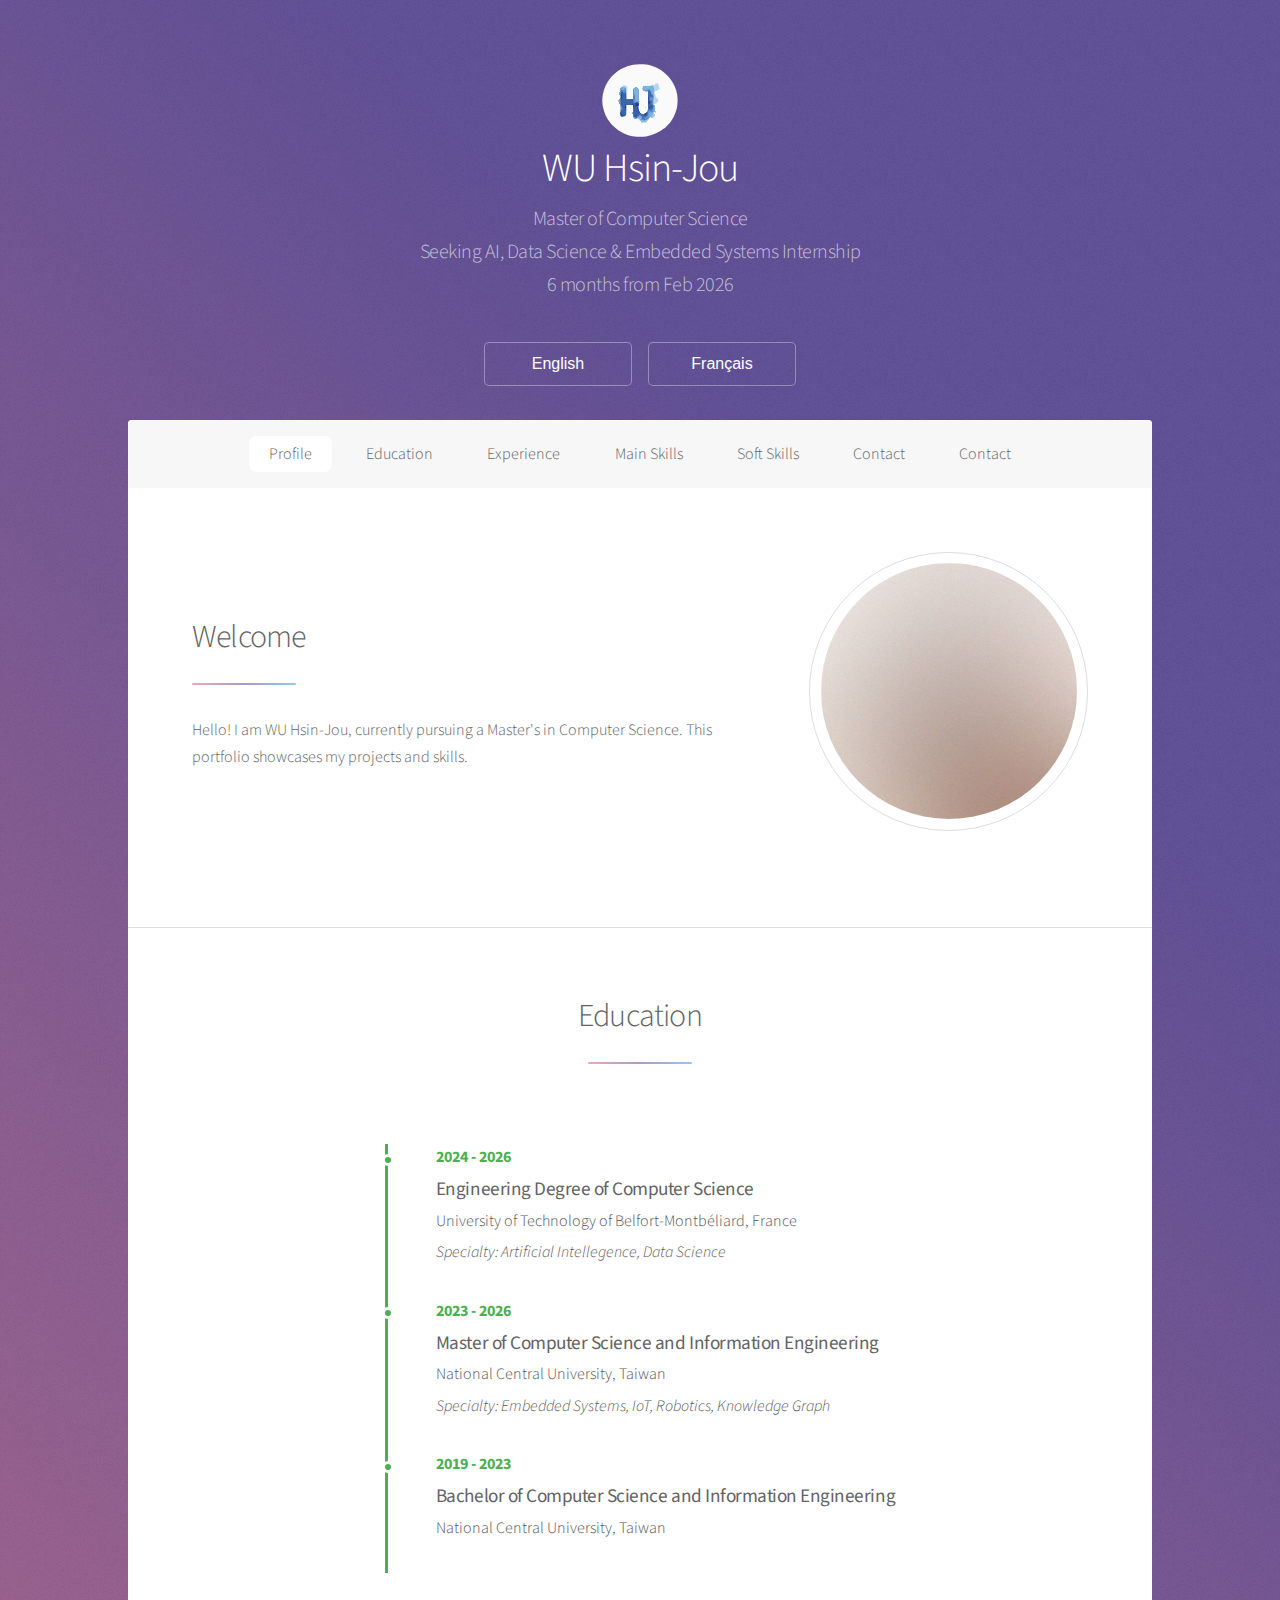
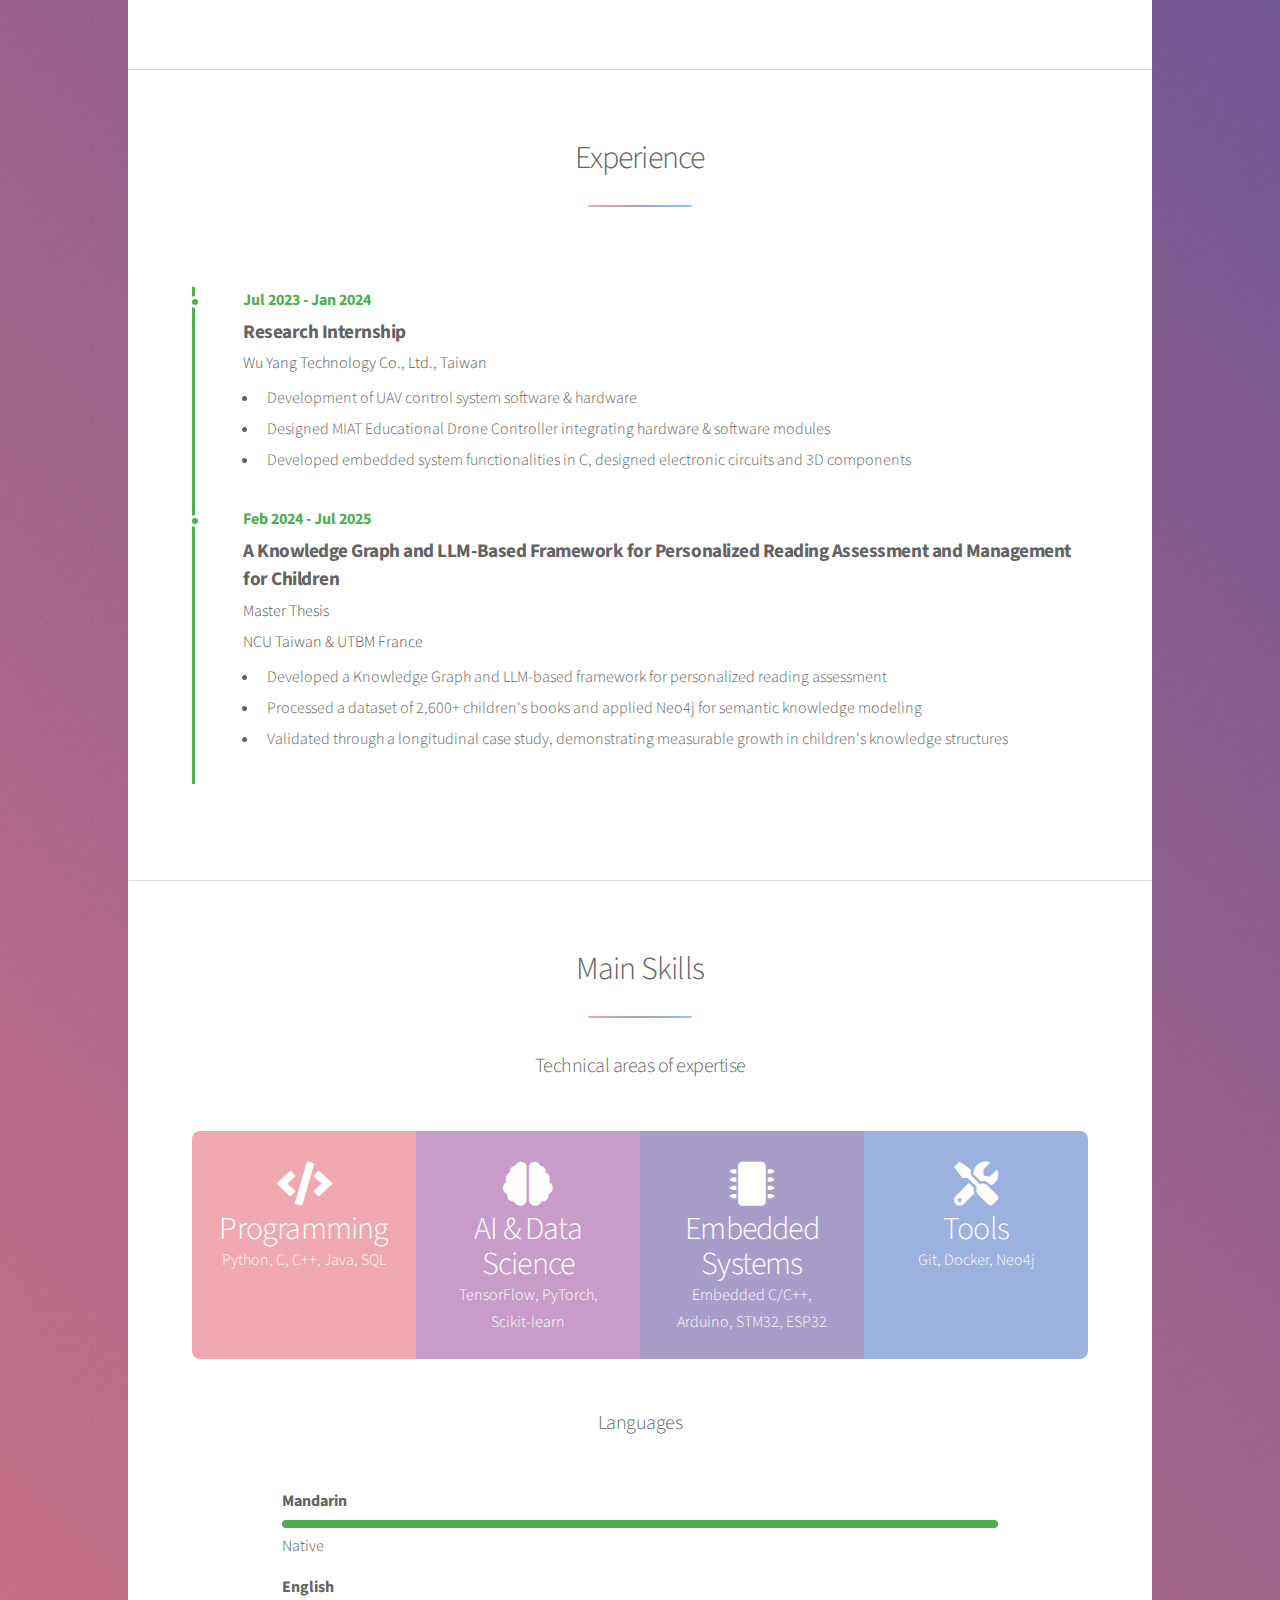
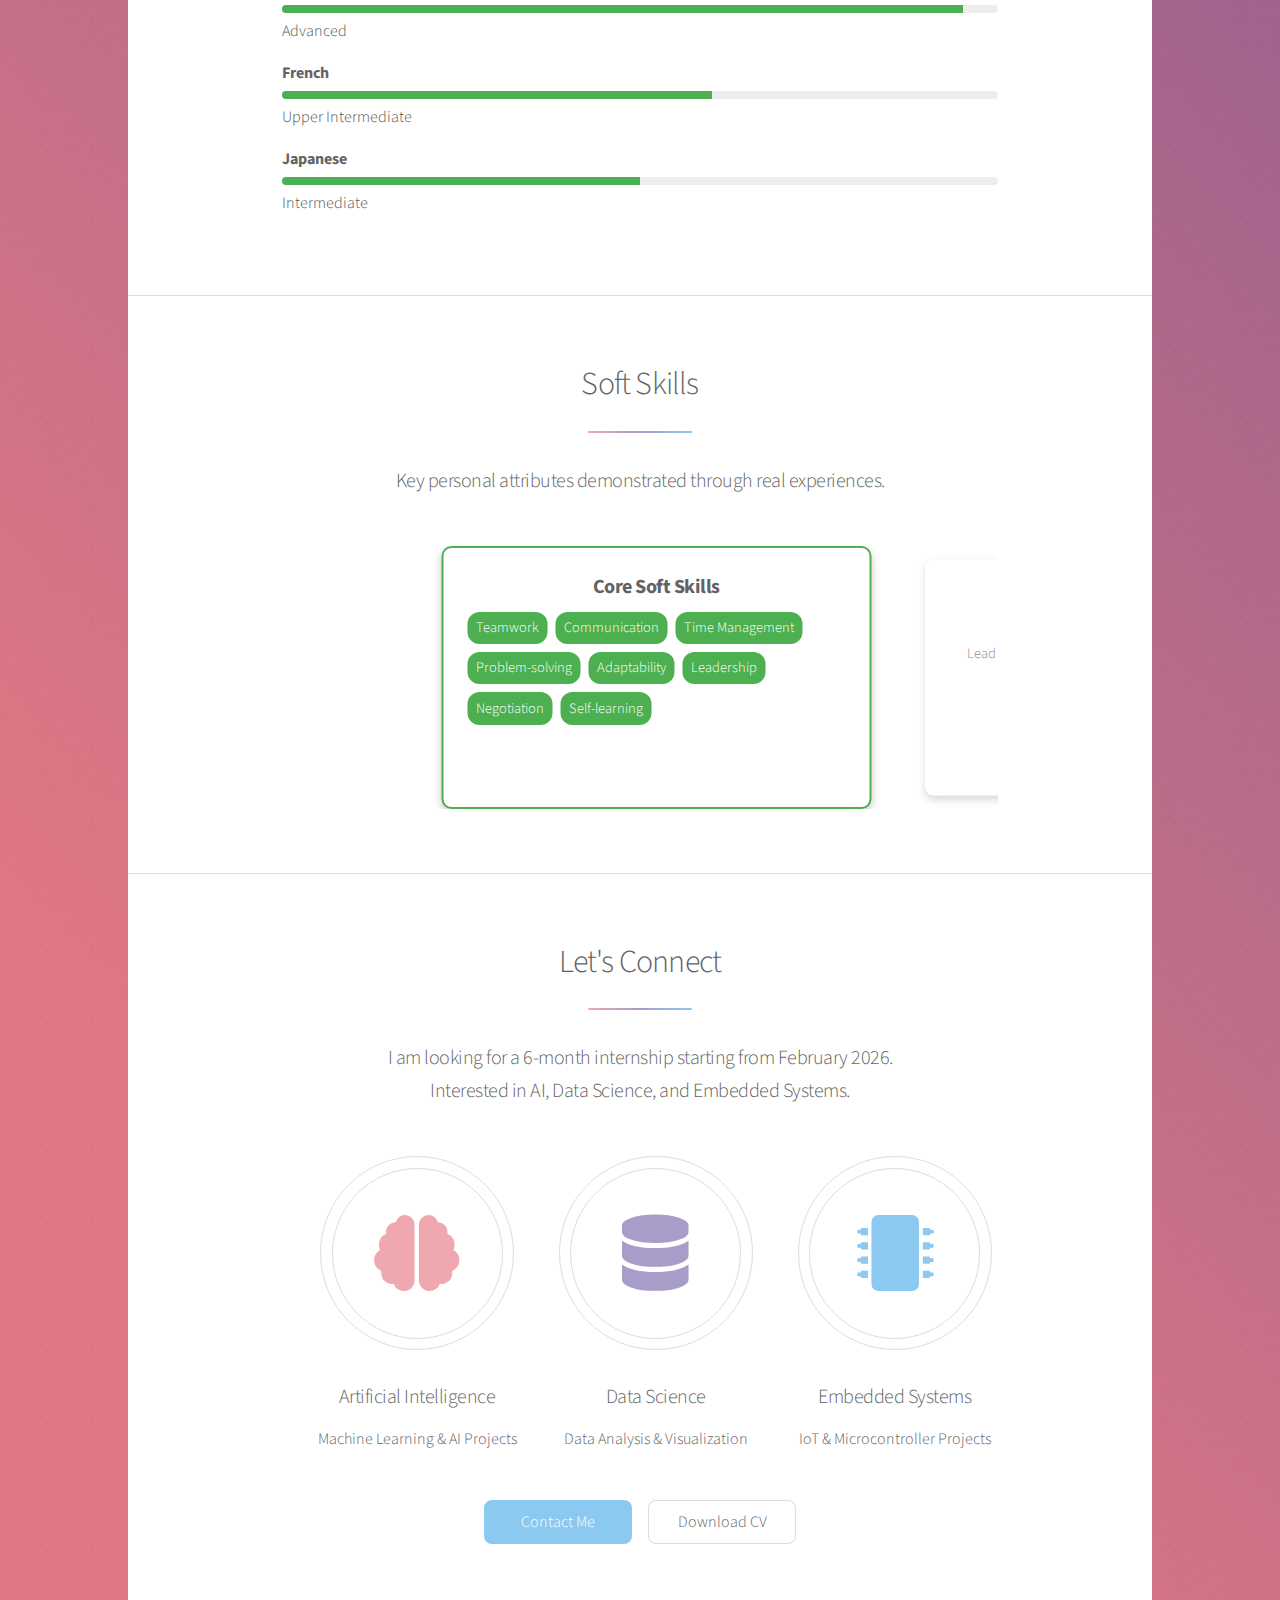
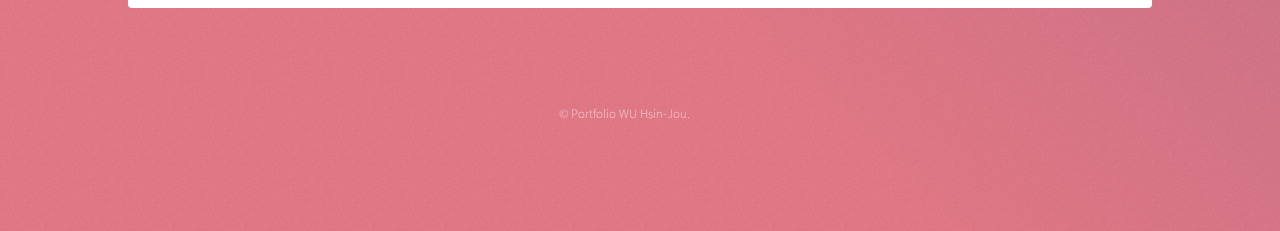
<file: index.html>
<!DOCTYPE HTML>
<html>
  <head>
    <title>Portfolio WU Hsin-Jou</title>
    <meta charset="utf-8" />
    <meta name="viewport" content="width=device-width, initial-scale=1, user-scalable=no" />
    <link rel="stylesheet" href="assets/css/main.css" />
	<link rel="stylesheet" href="assets/css/lang-switch.css" />
    <noscript><link rel="stylesheet" href="assets/css/noscript.css" /></noscript>
    <style>
      /* 確保 Header 在 main 上方 */
      #header {
        position: relative;
        z-index: 1000;
      }
    </style>
  </head>
  <body class="is-preload">
    <!-- Wrapper -->
    <div id="wrapper">

      <!-- Header -->
      <header id="header">
        <span class="logo"><img src="assets/images/HJ.svg" alt="" /></span>
        <h1>WU Hsin-Jou</h1>
        <p id="header-text">Master of Computer Science<br>
          Seeking AI, Data Science & Embedded Systems Internship<br>
          6 months from Feb 2026</p>

        <!-- 語言切換 -->
        <div class="lang-switch">
          <button onclick="loadLanguage('en')">English</button>
          <button onclick="loadLanguage('fr')">Français</button>
        </div>

      </header>

      <!-- Nav -->
      <nav id="nav">
        <ul>
          <li><a href="#profile" class="active">Profile</a></li>
          <li><a href="#education">Education</a></li>
          <li><a href="#experience">Experience</a></li>
          <li><a href="#mainSkills">Main Skills</a></li>
		      <li><a href="#softSkills">Soft Skills</a></li>
          <li><a href="#interests">Interests</a></li>
          <li><a href="#contact">Contact</a></li>
        </ul>
      </nav>

      <!-- Main (內容會動態載入) -->
      <div id="main"></div>

      <!-- Footer -->
      <footer id="footer">
        <p class="copyright">&copy; Portfolio WU Hsin-Jou.</p>
      </footer>

    </div>

    <!-- Scripts -->
    <script src="assets/js/main.js"></script>
    <script src="assets/js/lang.js"></script>
    <script src="assets/js/gallery.js"></script>
  </body>
</html>
</file>
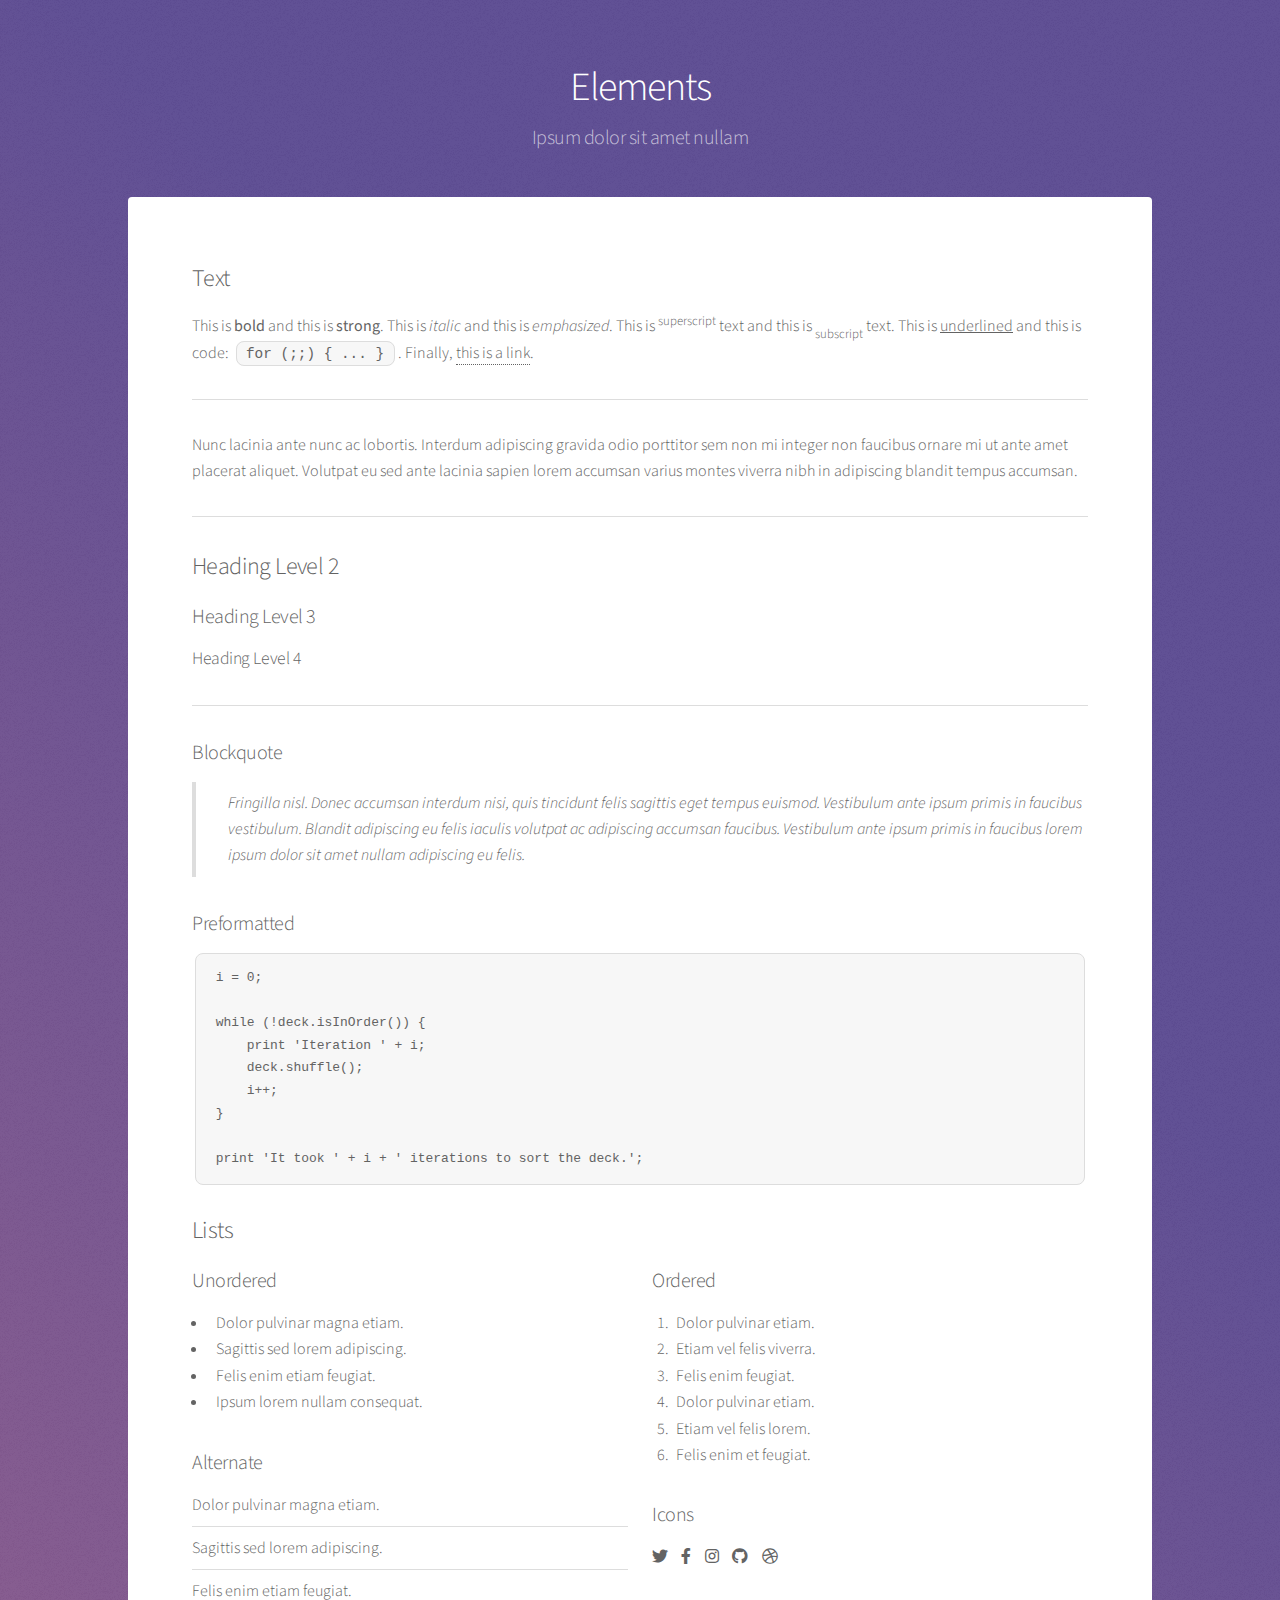
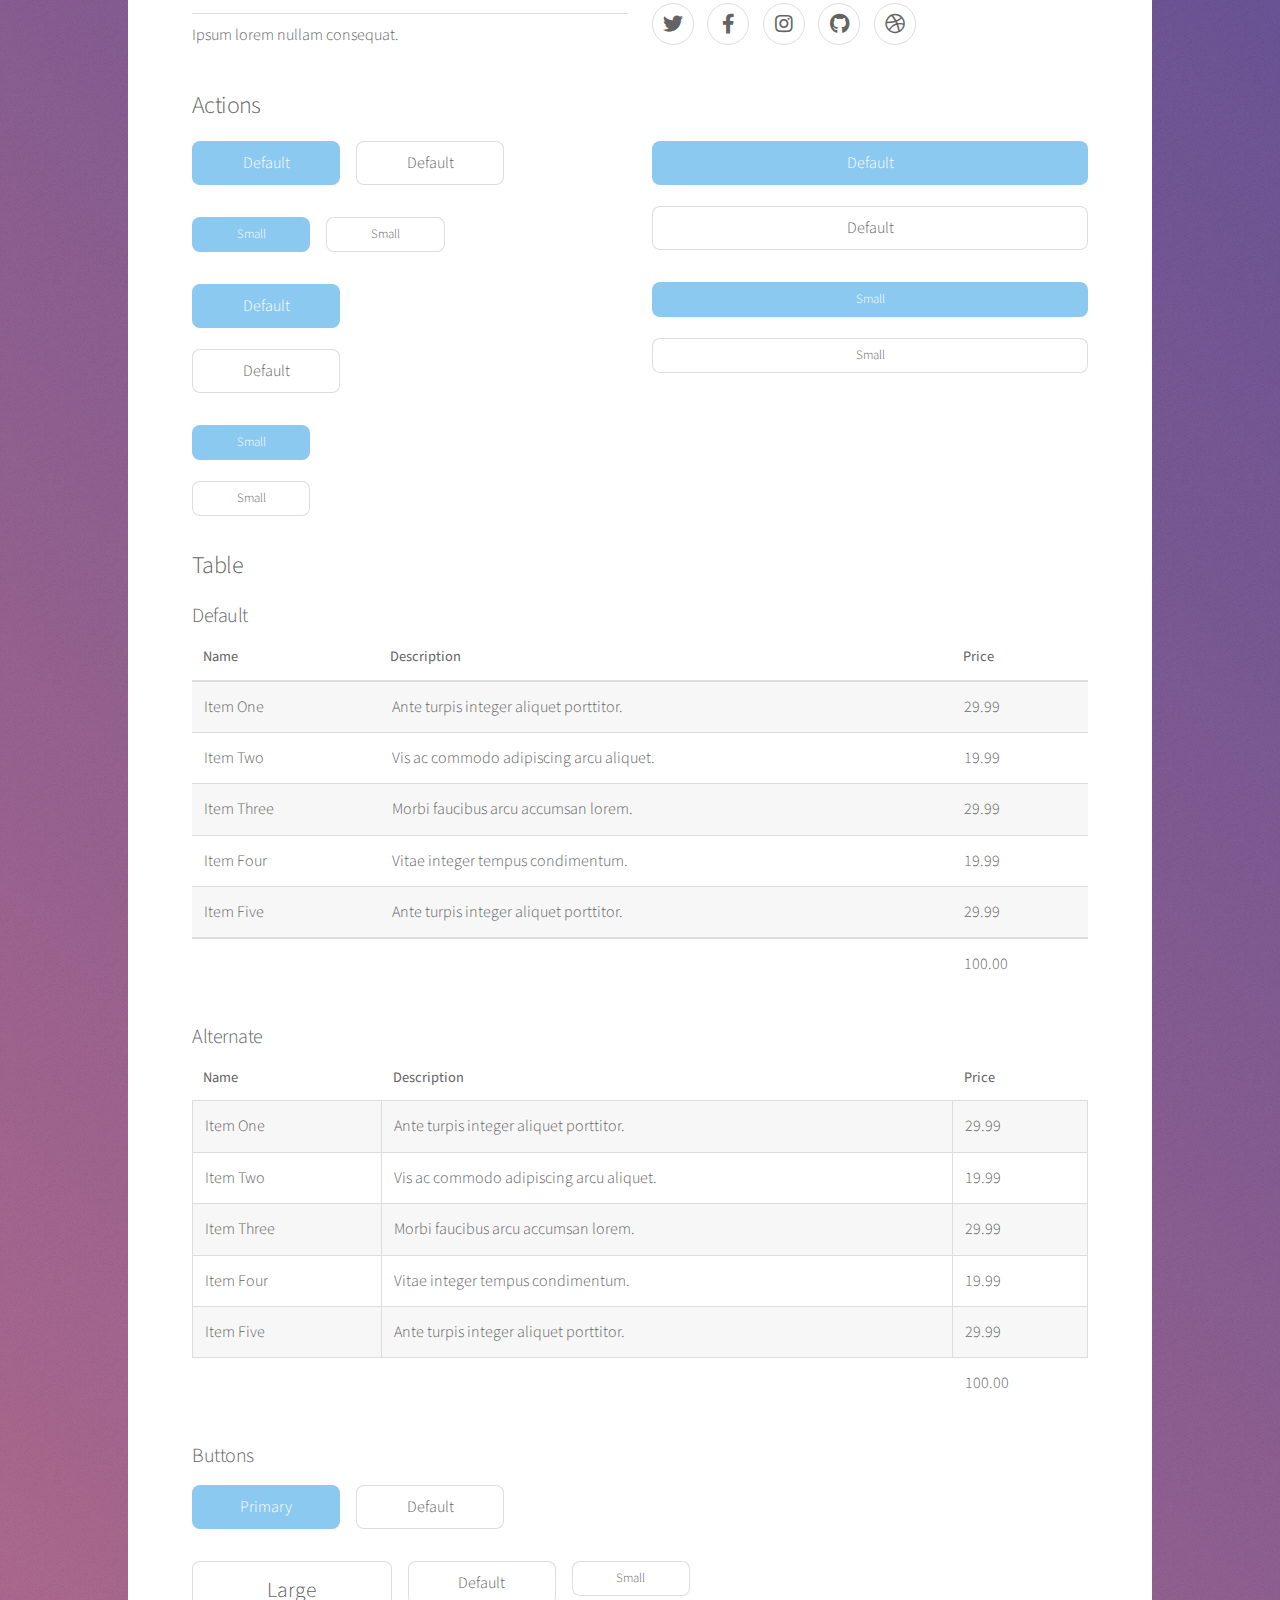
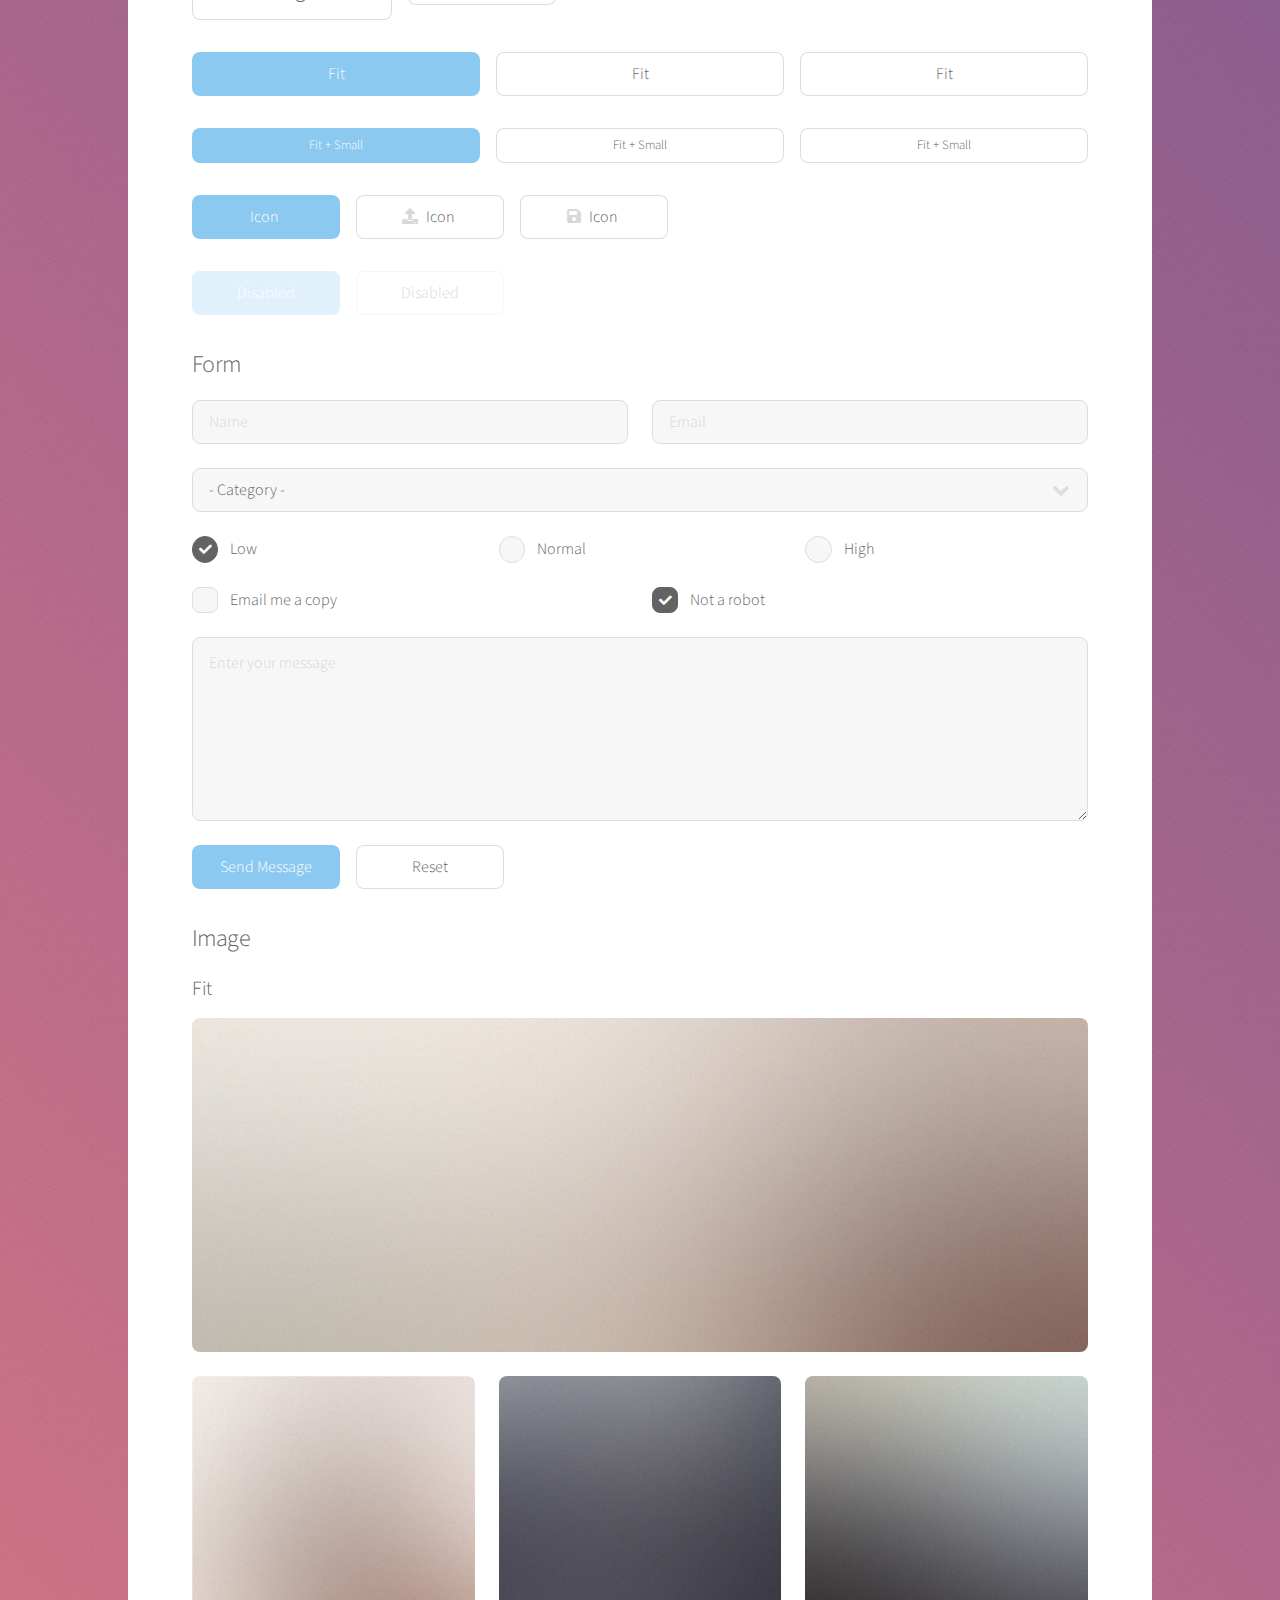
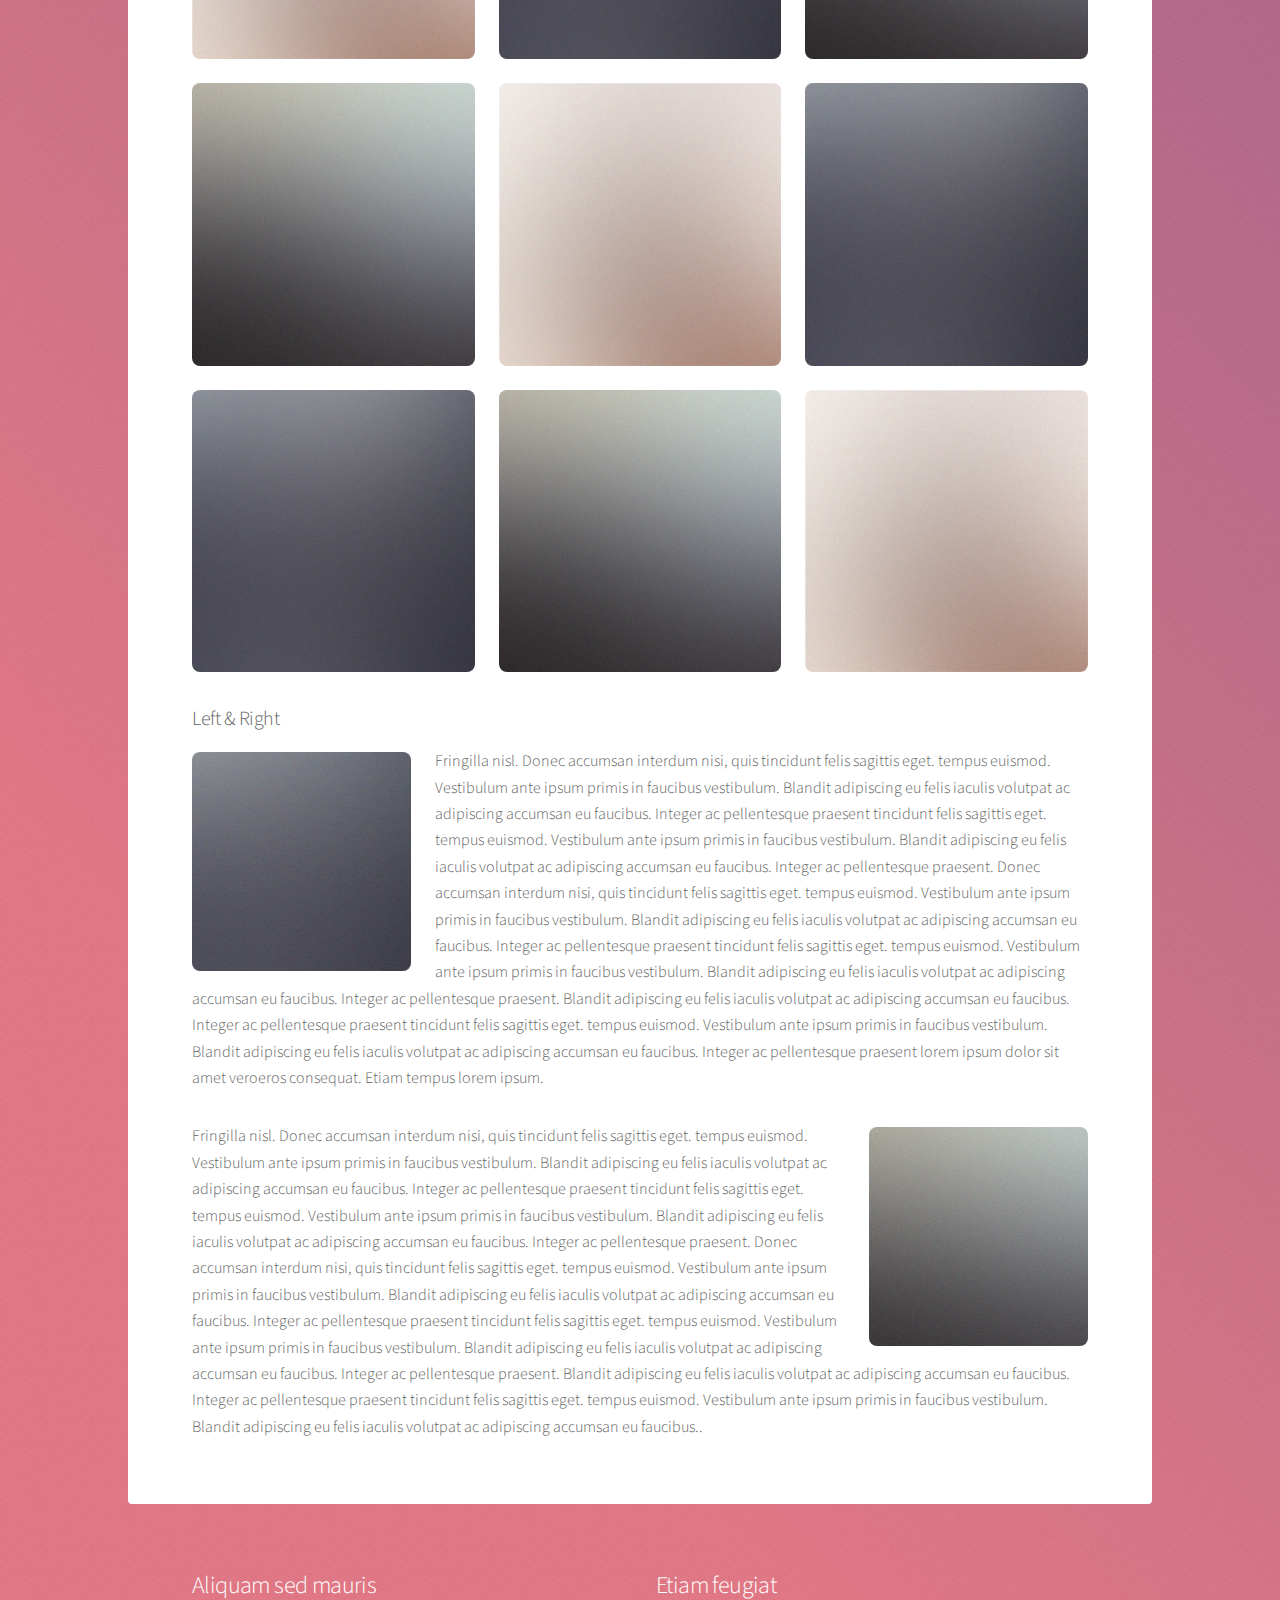
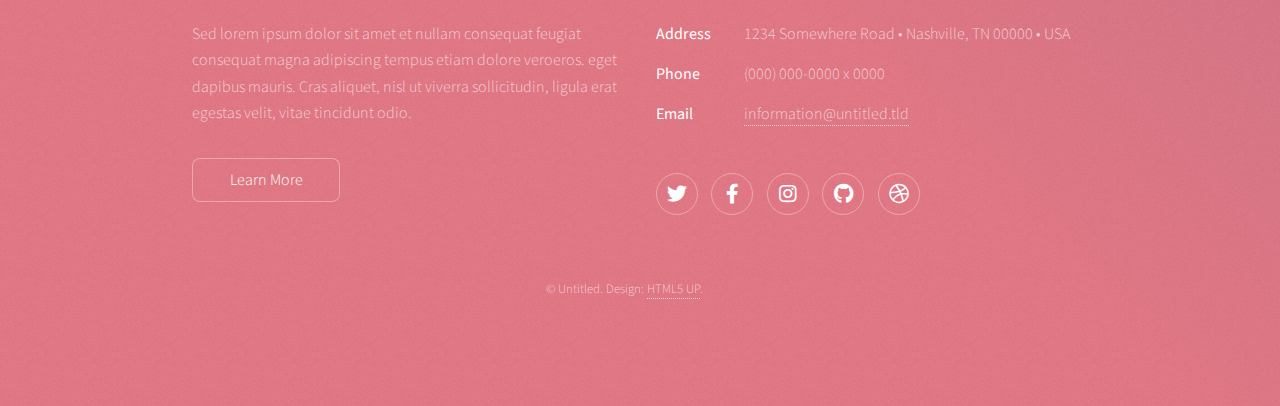
<file: elements.html>
<!DOCTYPE HTML>
<!--
	Stellar by HTML5 UP
	html5up.net | @ajlkn
	Free for personal and commercial use under the CCA 3.0 license (html5up.net/license)
-->
<html>
	<head>
		<title>Elements - Stellar by HTML5 UP</title>
		<meta charset="utf-8" />
		<meta name="viewport" content="width=device-width, initial-scale=1, user-scalable=no" />
		<link rel="stylesheet" href="assets/css/main.css" />
		<noscript><link rel="stylesheet" href="assets/css/noscript.css" /></noscript>
	</head>
	<body class="is-preload">

		<!-- Wrapper -->
			<div id="wrapper">

				<!-- Header -->
					<header id="header">
						<h1>Elements</h1>
						<p>Ipsum dolor sit amet nullam</p>
					</header>

				<!-- Main -->
					<div id="main">

						<!-- Content -->
							<section id="content" class="main">

								<!-- Text -->
									<section>
										<h2>Text</h2>
										<p>This is <b>bold</b> and this is <strong>strong</strong>. This is <i>italic</i> and this is <em>emphasized</em>.
										This is <sup>superscript</sup> text and this is <sub>subscript</sub> text.
										This is <u>underlined</u> and this is code: <code>for (;;) { ... }</code>. Finally, <a href="#">this is a link</a>.</p>
										<hr />
										<p>Nunc lacinia ante nunc ac lobortis. Interdum adipiscing gravida odio porttitor sem non mi integer non faucibus ornare mi ut ante amet placerat aliquet. Volutpat eu sed ante lacinia sapien lorem accumsan varius montes viverra nibh in adipiscing blandit tempus accumsan.</p>
										<hr />
										<h2>Heading Level 2</h2>
										<h3>Heading Level 3</h3>
										<h4>Heading Level 4</h4>
										<hr />
										<h3>Blockquote</h3>
										<blockquote>Fringilla nisl. Donec accumsan interdum nisi, quis tincidunt felis sagittis eget tempus euismod. Vestibulum ante ipsum primis in faucibus vestibulum. Blandit adipiscing eu felis iaculis volutpat ac adipiscing accumsan faucibus. Vestibulum ante ipsum primis in faucibus lorem ipsum dolor sit amet nullam adipiscing eu felis.</blockquote>
										<h3>Preformatted</h3>
										<pre><code>i = 0;

while (!deck.isInOrder()) {
    print 'Iteration ' + i;
    deck.shuffle();
    i++;
}

print 'It took ' + i + ' iterations to sort the deck.';</code></pre>
									</section>

								<!-- Lists -->
									<section>
										<h2>Lists</h2>
										<div class="row">
											<div class="col-6 col-12-medium">
												<h3>Unordered</h3>
												<ul>
													<li>Dolor pulvinar magna etiam.</li>
													<li>Sagittis sed lorem adipiscing.</li>
													<li>Felis enim etiam feugiat.</li>
													<li>Ipsum lorem nullam consequat.</li>
												</ul>
												<h3>Alternate</h3>
												<ul class="alt">
													<li>Dolor pulvinar magna etiam.</li>
													<li>Sagittis sed lorem adipiscing.</li>
													<li>Felis enim etiam feugiat.</li>
													<li>Ipsum lorem nullam consequat.</li>
												</ul>
											</div>
											<div class="col-6 col-12-medium">
												<h3>Ordered</h3>
												<ol>
													<li>Dolor pulvinar etiam.</li>
													<li>Etiam vel felis viverra.</li>
													<li>Felis enim feugiat.</li>
													<li>Dolor pulvinar etiam.</li>
													<li>Etiam vel felis lorem.</li>
													<li>Felis enim et feugiat.</li>
												</ol>
												<h3>Icons</h3>
												<ul class="icons">
													<li><a href="#" class="icon brands fa-twitter"><span class="label">Twitter</span></a></li>
													<li><a href="#" class="icon brands fa-facebook-f"><span class="label">Facebook</span></a></li>
													<li><a href="#" class="icon brands fa-instagram"><span class="label">Instagram</span></a></li>
													<li><a href="#" class="icon brands fa-github"><span class="label">GitHub</span></a></li>
													<li><a href="#" class="icon brands fa-dribbble"><span class="label">Dribbble</span></a></li>
												</ul>
												<ul class="icons">
													<li><a href="#" class="icon brands alt fa-twitter"><span class="label">Twitter</span></a></li>
													<li><a href="#" class="icon brands alt fa-facebook-f"><span class="label">Facebook</span></a></li>
													<li><a href="#" class="icon brands alt fa-instagram"><span class="label">Instagram</span></a></li>
													<li><a href="#" class="icon brands alt fa-github"><span class="label">GitHub</span></a></li>
													<li><a href="#" class="icon brands alt fa-dribbble"><span class="label">Dribbble</span></a></li>
												</ul>
											</div>
										</div>
										<h2>Actions</h2>
										<div class="row">
											<div class="col-6 col-12-medium">
												<ul class="actions">
													<li><a href="#" class="button primary">Default</a></li>
													<li><a href="#" class="button">Default</a></li>
												</ul>
												<ul class="actions small">
													<li><a href="#" class="button primary small">Small</a></li>
													<li><a href="#" class="button small">Small</a></li>
												</ul>
												<ul class="actions stacked">
													<li><a href="#" class="button primary">Default</a></li>
													<li><a href="#" class="button">Default</a></li>
												</ul>
												<ul class="actions stacked">
													<li><a href="#" class="button primary small">Small</a></li>
													<li><a href="#" class="button small">Small</a></li>
												</ul>
											</div>
											<div class="col-6 col-12-medium">
												<ul class="actions stacked">
													<li><a href="#" class="button primary fit">Default</a></li>
													<li><a href="#" class="button fit">Default</a></li>
												</ul>
												<ul class="actions stacked">
													<li><a href="#" class="button primary small fit">Small</a></li>
													<li><a href="#" class="button small fit">Small</a></li>
												</ul>
											</div>
										</div>
									</section>

								<!-- Table -->
									<section>
										<h2>Table</h2>
										<h3>Default</h3>
										<div class="table-wrapper">
											<table>
												<thead>
													<tr>
														<th>Name</th>
														<th>Description</th>
														<th>Price</th>
													</tr>
												</thead>
												<tbody>
													<tr>
														<td>Item One</td>
														<td>Ante turpis integer aliquet porttitor.</td>
														<td>29.99</td>
													</tr>
													<tr>
														<td>Item Two</td>
														<td>Vis ac commodo adipiscing arcu aliquet.</td>
														<td>19.99</td>
													</tr>
													<tr>
														<td>Item Three</td>
														<td> Morbi faucibus arcu accumsan lorem.</td>
														<td>29.99</td>
													</tr>
													<tr>
														<td>Item Four</td>
														<td>Vitae integer tempus condimentum.</td>
														<td>19.99</td>
													</tr>
													<tr>
														<td>Item Five</td>
														<td>Ante turpis integer aliquet porttitor.</td>
														<td>29.99</td>
													</tr>
												</tbody>
												<tfoot>
													<tr>
														<td colspan="2"></td>
														<td>100.00</td>
													</tr>
												</tfoot>
											</table>
										</div>

										<h3>Alternate</h3>
										<div class="table-wrapper">
											<table class="alt">
												<thead>
													<tr>
														<th>Name</th>
														<th>Description</th>
														<th>Price</th>
													</tr>
												</thead>
												<tbody>
													<tr>
														<td>Item One</td>
														<td>Ante turpis integer aliquet porttitor.</td>
														<td>29.99</td>
													</tr>
													<tr>
														<td>Item Two</td>
														<td>Vis ac commodo adipiscing arcu aliquet.</td>
														<td>19.99</td>
													</tr>
													<tr>
														<td>Item Three</td>
														<td> Morbi faucibus arcu accumsan lorem.</td>
														<td>29.99</td>
													</tr>
													<tr>
														<td>Item Four</td>
														<td>Vitae integer tempus condimentum.</td>
														<td>19.99</td>
													</tr>
													<tr>
														<td>Item Five</td>
														<td>Ante turpis integer aliquet porttitor.</td>
														<td>29.99</td>
													</tr>
												</tbody>
												<tfoot>
													<tr>
														<td colspan="2"></td>
														<td>100.00</td>
													</tr>
												</tfoot>
											</table>
										</div>
									</section>

								<!-- Buttons -->
									<section>
										<h3>Buttons</h3>
										<ul class="actions">
											<li><a href="#" class="button primary">Primary</a></li>
											<li><a href="#" class="button">Default</a></li>
										</ul>
										<ul class="actions">
											<li><a href="#" class="button large">Large</a></li>
											<li><a href="#" class="button">Default</a></li>
											<li><a href="#" class="button small">Small</a></li>
										</ul>
										<ul class="actions fit">
											<li><a href="#" class="button primary fit">Fit</a></li>
											<li><a href="#" class="button fit">Fit</a></li>
											<li><a href="#" class="button fit">Fit</a></li>
										</ul>
										<ul class="actions fit small">
											<li><a href="#" class="button primary fit small">Fit + Small</a></li>
											<li><a href="#" class="button fit small">Fit + Small</a></li>
											<li><a href="#" class="button fit small">Fit + Small</a></li>
										</ul>
										<ul class="actions">
											<li><a href="#" class="button primary icon solidfa-download">Icon</a></li>
											<li><a href="#" class="button icon solid fa-upload">Icon</a></li>
											<li><a href="#" class="button icon solid fa-save">Icon</a></li>
										</ul>
										<ul class="actions">
											<li><span class="button primary disabled">Disabled</span></li>
											<li><span class="button disabled">Disabled</span></li>
										</ul>
									</section>

								<!-- Form -->
									<section>
										<h2>Form</h2>
										<form method="post" action="#">
											<div class="row gtr-uniform">
												<div class="col-6 col-12-xsmall">
													<input type="text" name="demo-name" id="demo-name" value="" placeholder="Name" />
												</div>
												<div class="col-6 col-12-xsmall">
													<input type="email" name="demo-email" id="demo-email" value="" placeholder="Email" />
												</div>
												<div class="col-12">
													<select name="demo-category" id="demo-category">
														<option value="">- Category -</option>
														<option value="1">Manufacturing</option>
														<option value="1">Shipping</option>
														<option value="1">Administration</option>
														<option value="1">Human Resources</option>
													</select>
												</div>
												<div class="col-4 col-12-small">
													<input type="radio" id="demo-priority-low" name="demo-priority" checked>
													<label for="demo-priority-low">Low</label>
												</div>
												<div class="col-4 col-12-small">
													<input type="radio" id="demo-priority-normal" name="demo-priority">
													<label for="demo-priority-normal">Normal</label>
												</div>
												<div class="col-4 col-12-small">
													<input type="radio" id="demo-priority-high" name="demo-priority">
													<label for="demo-priority-high">High</label>
												</div>
												<div class="col-6 col-12-small">
													<input type="checkbox" id="demo-copy" name="demo-copy">
													<label for="demo-copy">Email me a copy</label>
												</div>
												<div class="col-6 col-12-small">
													<input type="checkbox" id="demo-human" name="demo-human" checked>
													<label for="demo-human">Not a robot</label>
												</div>
												<div class="col-12">
													<textarea name="demo-message" id="demo-message" placeholder="Enter your message" rows="6"></textarea>
												</div>
												<div class="col-12">
													<ul class="actions">
														<li><input type="submit" value="Send Message" class="primary" /></li>
														<li><input type="reset" value="Reset" /></li>
													</ul>
												</div>
											</div>
										</form>
									</section>

								<!-- Image -->
									<section>
										<h2>Image</h2>
										<h3>Fit</h3>
										<div class="box alt">
											<div class="row gtr-uniform">
												<div class="col-12"><span class="image fit"><img src="images/pic04.jpg" alt="" /></span></div>
												<div class="col-4"><span class="image fit"><img src="images/pic01.jpg" alt="" /></span></div>
												<div class="col-4"><span class="image fit"><img src="images/pic02.jpg" alt="" /></span></div>
												<div class="col-4"><span class="image fit"><img src="images/pic03.jpg" alt="" /></span></div>
												<div class="col-4"><span class="image fit"><img src="images/pic03.jpg" alt="" /></span></div>
												<div class="col-4"><span class="image fit"><img src="images/pic01.jpg" alt="" /></span></div>
												<div class="col-4"><span class="image fit"><img src="images/pic02.jpg" alt="" /></span></div>
												<div class="col-4"><span class="image fit"><img src="images/pic02.jpg" alt="" /></span></div>
												<div class="col-4"><span class="image fit"><img src="images/pic03.jpg" alt="" /></span></div>
												<div class="col-4"><span class="image fit"><img src="images/pic01.jpg" alt="" /></span></div>
											</div>
										</div>
										<h3>Left &amp; Right</h3>
										<p><span class="image left"><img src="images/pic05.jpg" alt="" /></span>Fringilla nisl. Donec accumsan interdum nisi, quis tincidunt felis sagittis eget. tempus euismod. Vestibulum ante ipsum primis in faucibus vestibulum. Blandit adipiscing eu felis iaculis volutpat ac adipiscing accumsan eu faucibus. Integer ac pellentesque praesent tincidunt felis sagittis eget. tempus euismod. Vestibulum ante ipsum primis in faucibus vestibulum. Blandit adipiscing eu felis iaculis volutpat ac adipiscing accumsan eu faucibus. Integer ac pellentesque praesent. Donec accumsan interdum nisi, quis tincidunt felis sagittis eget. tempus euismod. Vestibulum ante ipsum primis in faucibus vestibulum. Blandit adipiscing eu felis iaculis volutpat ac adipiscing accumsan eu faucibus. Integer ac pellentesque praesent tincidunt felis sagittis eget. tempus euismod. Vestibulum ante ipsum primis in faucibus vestibulum. Blandit adipiscing eu felis iaculis volutpat ac adipiscing accumsan eu faucibus. Integer ac pellentesque praesent. Blandit adipiscing eu felis iaculis volutpat ac adipiscing accumsan eu faucibus. Integer ac pellentesque praesent tincidunt felis sagittis eget. tempus euismod. Vestibulum ante ipsum primis in faucibus vestibulum. Blandit adipiscing eu felis iaculis volutpat ac adipiscing accumsan eu faucibus. Integer ac pellentesque praesent lorem ipsum dolor sit amet veroeros consequat. Etiam tempus lorem ipsum.</p>
										<p><span class="image right"><img src="images/pic06.jpg" alt="" /></span>Fringilla nisl. Donec accumsan interdum nisi, quis tincidunt felis sagittis eget. tempus euismod. Vestibulum ante ipsum primis in faucibus vestibulum. Blandit adipiscing eu felis iaculis volutpat ac adipiscing accumsan eu faucibus. Integer ac pellentesque praesent tincidunt felis sagittis eget. tempus euismod. Vestibulum ante ipsum primis in faucibus vestibulum. Blandit adipiscing eu felis iaculis volutpat ac adipiscing accumsan eu faucibus. Integer ac pellentesque praesent. Donec accumsan interdum nisi, quis tincidunt felis sagittis eget. tempus euismod. Vestibulum ante ipsum primis in faucibus vestibulum. Blandit adipiscing eu felis iaculis volutpat ac adipiscing accumsan eu faucibus. Integer ac pellentesque praesent tincidunt felis sagittis eget. tempus euismod. Vestibulum ante ipsum primis in faucibus vestibulum. Blandit adipiscing eu felis iaculis volutpat ac adipiscing accumsan eu faucibus. Integer ac pellentesque praesent. Blandit adipiscing eu felis iaculis volutpat ac adipiscing accumsan eu faucibus. Integer ac pellentesque praesent tincidunt felis sagittis eget. tempus euismod. Vestibulum ante ipsum primis in faucibus vestibulum. Blandit adipiscing eu felis iaculis volutpat ac adipiscing accumsan eu faucibus..</p>
									</section>

							</section>

					</div>

				<!-- Footer -->
					<footer id="footer">
						<section>
							<h2>Aliquam sed mauris</h2>
							<p>Sed lorem ipsum dolor sit amet et nullam consequat feugiat consequat magna adipiscing tempus etiam dolore veroeros. eget dapibus mauris. Cras aliquet, nisl ut viverra sollicitudin, ligula erat egestas velit, vitae tincidunt odio.</p>
							<ul class="actions">
								<li><a href="#" class="button">Learn More</a></li>
							</ul>
						</section>
						<section>
							<h2>Etiam feugiat</h2>
							<dl class="alt">
								<dt>Address</dt>
								<dd>1234 Somewhere Road &bull; Nashville, TN 00000 &bull; USA</dd>
								<dt>Phone</dt>
								<dd>(000) 000-0000 x 0000</dd>
								<dt>Email</dt>
								<dd><a href="#">information@untitled.tld</a></dd>
							</dl>
							<ul class="icons">
								<li><a href="#" class="icon brands fa-twitter alt"><span class="label">Twitter</span></a></li>
								<li><a href="#" class="icon brands fa-facebook-f alt"><span class="label">Facebook</span></a></li>
								<li><a href="#" class="icon brands fa-instagram alt"><span class="label">Instagram</span></a></li>
								<li><a href="#" class="icon brands fa-github alt"><span class="label">GitHub</span></a></li>
								<li><a href="#" class="icon brands fa-dribbble alt"><span class="label">Dribbble</span></a></li>
							</ul>
						</section>
						<p class="copyright">&copy; Untitled. Design: <a href="https://html5up.net">HTML5 UP</a>.</p>
					</footer>

			</div>

		<!-- Scripts -->
			<script src="assets/js/jquery.min.js"></script>
			<script src="assets/js/jquery.scrollex.min.js"></script>
			<script src="assets/js/jquery.scrolly.min.js"></script>
			<script src="assets/js/browser.min.js"></script>
			<script src="assets/js/breakpoints.min.js"></script>
			<script src="assets/js/util.js"></script>
			<script src="assets/js/main.js"></script>

	</body>
</html>
</file>
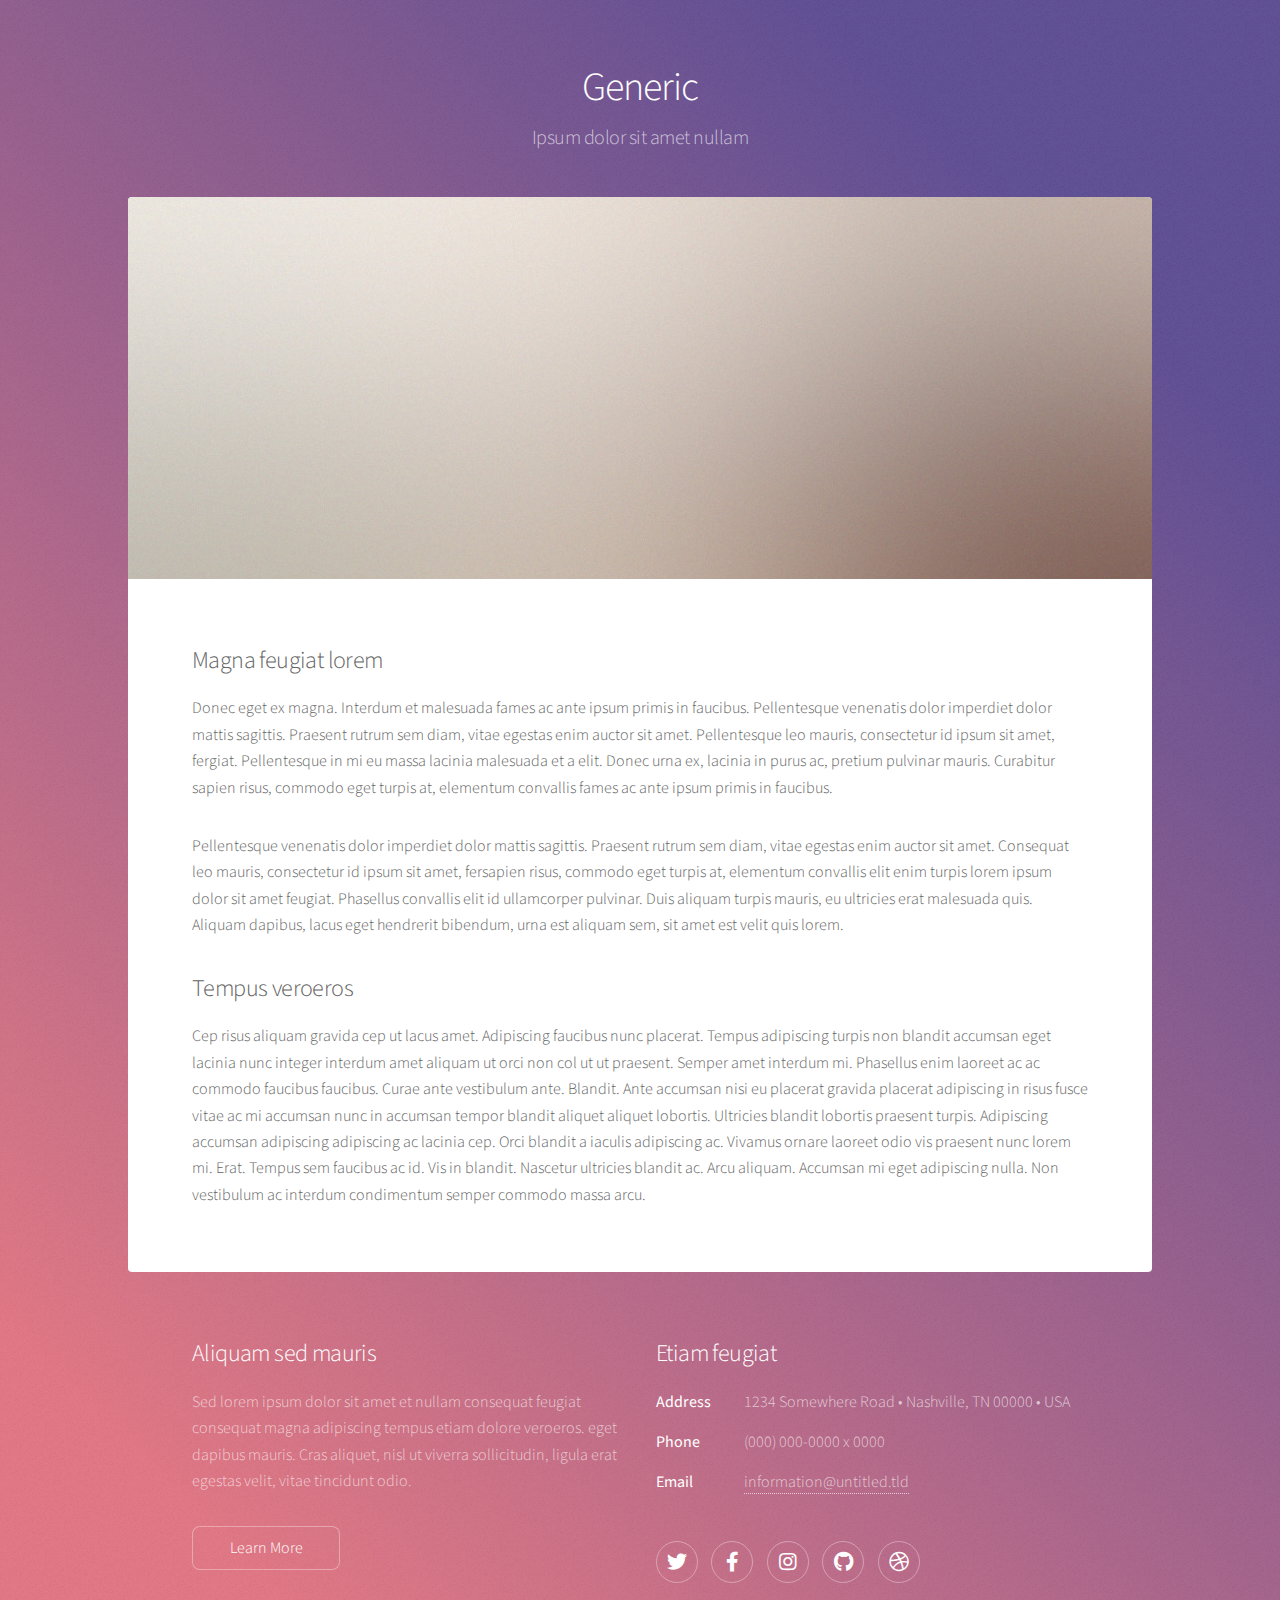
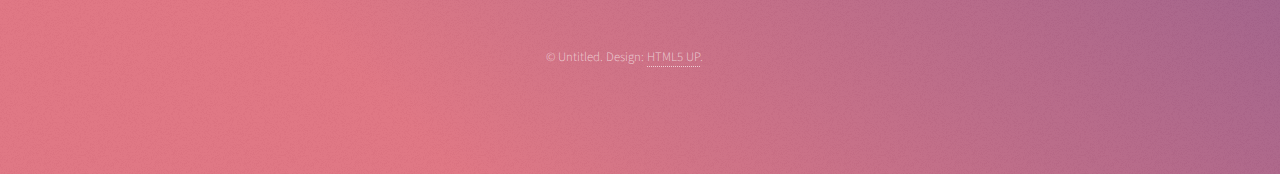
<file: generic.html>
<!DOCTYPE HTML>
<!--
	Stellar by HTML5 UP
	html5up.net | @ajlkn
	Free for personal and commercial use under the CCA 3.0 license (html5up.net/license)
-->
<html>
	<head>
		<title>Generic - Stellar by HTML5 UP</title>
		<meta charset="utf-8" />
		<meta name="viewport" content="width=device-width, initial-scale=1, user-scalable=no" />
		<link rel="stylesheet" href="assets/css/main.css" />
		<noscript><link rel="stylesheet" href="assets/css/noscript.css" /></noscript>
	</head>
	<body class="is-preload">

		<!-- Wrapper -->
			<div id="wrapper">

				<!-- Header -->
					<header id="header">
						<h1>Generic</h1>
						<p>Ipsum dolor sit amet nullam</p>
					</header>

				<!-- Main -->
					<div id="main">

						<!-- Content -->
							<section id="content" class="main">
								<span class="image main"><img src="images/pic04.jpg" alt="" /></span>
								<h2>Magna feugiat lorem</h2>
								<p>Donec eget ex magna. Interdum et malesuada fames ac ante ipsum primis in faucibus. Pellentesque venenatis dolor imperdiet dolor mattis sagittis. Praesent rutrum sem diam, vitae egestas enim auctor sit amet. Pellentesque leo mauris, consectetur id ipsum sit amet, fergiat. Pellentesque in mi eu massa lacinia malesuada et a elit. Donec urna ex, lacinia in purus ac, pretium pulvinar mauris. Curabitur sapien risus, commodo eget turpis at, elementum convallis fames ac ante ipsum primis in faucibus.</p>
								<p>Pellentesque venenatis dolor imperdiet dolor mattis sagittis. Praesent rutrum sem diam, vitae egestas enim auctor sit amet. Consequat leo mauris, consectetur id ipsum sit amet, fersapien risus, commodo eget turpis at, elementum convallis elit enim turpis lorem ipsum dolor sit amet feugiat. Phasellus convallis elit id ullamcorper pulvinar. Duis aliquam turpis mauris, eu ultricies erat malesuada quis. Aliquam dapibus, lacus eget hendrerit bibendum, urna est aliquam sem, sit amet est velit quis lorem.</p>
								<h2>Tempus veroeros</h2>
								<p>Cep risus aliquam gravida cep ut lacus amet. Adipiscing faucibus nunc placerat. Tempus adipiscing turpis non blandit accumsan eget lacinia nunc integer interdum amet aliquam ut orci non col ut ut praesent. Semper amet interdum mi. Phasellus enim laoreet ac ac commodo faucibus faucibus. Curae ante vestibulum ante. Blandit. Ante accumsan nisi eu placerat gravida placerat adipiscing in risus fusce vitae ac mi accumsan nunc in accumsan tempor blandit aliquet aliquet lobortis. Ultricies blandit lobortis praesent turpis. Adipiscing accumsan adipiscing adipiscing ac lacinia cep. Orci blandit a iaculis adipiscing ac. Vivamus ornare laoreet odio vis praesent nunc lorem mi. Erat. Tempus sem faucibus ac id. Vis in blandit. Nascetur ultricies blandit ac. Arcu aliquam. Accumsan mi eget adipiscing nulla. Non vestibulum ac interdum condimentum semper commodo massa arcu.</p>
							</section>

					</div>

				<!-- Footer -->
					<footer id="footer">
						<section>
							<h2>Aliquam sed mauris</h2>
							<p>Sed lorem ipsum dolor sit amet et nullam consequat feugiat consequat magna adipiscing tempus etiam dolore veroeros. eget dapibus mauris. Cras aliquet, nisl ut viverra sollicitudin, ligula erat egestas velit, vitae tincidunt odio.</p>
							<ul class="actions">
								<li><a href="#" class="button">Learn More</a></li>
							</ul>
						</section>
						<section>
							<h2>Etiam feugiat</h2>
							<dl class="alt">
								<dt>Address</dt>
								<dd>1234 Somewhere Road &bull; Nashville, TN 00000 &bull; USA</dd>
								<dt>Phone</dt>
								<dd>(000) 000-0000 x 0000</dd>
								<dt>Email</dt>
								<dd><a href="#">information@untitled.tld</a></dd>
							</dl>
							<ul class="icons">
								<li><a href="#" class="icon brands fa-twitter alt"><span class="label">Twitter</span></a></li>
								<li><a href="#" class="icon brands fa-facebook-f alt"><span class="label">Facebook</span></a></li>
								<li><a href="#" class="icon brands fa-instagram alt"><span class="label">Instagram</span></a></li>
								<li><a href="#" class="icon brands fa-github alt"><span class="label">GitHub</span></a></li>
								<li><a href="#" class="icon brands fa-dribbble alt"><span class="label">Dribbble</span></a></li>
							</ul>
						</section>
						<p class="copyright">&copy; Untitled. Design: <a href="https://html5up.net">HTML5 UP</a>.</p>
					</footer>

			</div>

		<!-- Scripts -->
			<script src="assets/js/jquery.min.js"></script>
			<script src="assets/js/jquery.scrollex.min.js"></script>
			<script src="assets/js/jquery.scrolly.min.js"></script>
			<script src="assets/js/browser.min.js"></script>
			<script src="assets/js/breakpoints.min.js"></script>
			<script src="assets/js/util.js"></script>
			<script src="assets/js/main.js"></script>

	</body>
</html>
</file>
<file: assets/css/lang-switch.css>
/* lang-switch.css */

/* 父容器置中 */
.lang-switch {
  display: flex;
  justify-content: center;
  gap: 1em;         /* 按鈕間距 */
  margin-top: 1em;
  margin-bottom: 2em;
}

/* 按鈕樣式 */
.lang-switch button {
  display: inline-flex;
  align-items: center;       /* 垂直置中 */
  justify-content: center;   /* 水平置中 */
  padding: 0.5em 1em;
  cursor: pointer;
  font-size: 1em;
  border: none;
  border-radius: 5px;
  color: white;
  transition: background-color 0.3s;
}

/* 滑鼠 hover 效果 */
.lang-switch button:hover {
  background-color: #45a049;
}

/* 當前選定語言 */
.lang-switch button.active {
  background-color: #4CAF50; /* 綠色 */
  color: white;             /* 確保字體是白色 */
}
</file>
<file: assets/css/noscript.css>
/*
	Stellar by HTML5 UP
	html5up.net | @ajlkn
	Free for personal and commercial use under the CCA 3.0 license (html5up.net/license)
*/

/* Header */

	body.is-preload #header.alt > * {
		opacity: 1;
	}

	body.is-preload #header.alt .logo {
		-moz-transform: none;
		-webkit-transform: none;
		-ms-transform: none;
		transform: none;
	}
</file>
<file: assets/css/main.css>
@import url(fontawesome-all.min.css);
@import 'https://fonts.googleapis.com/css?family=Source+Sans+Pro:300,400';

/*
	Stellar by HTML5 UP
	html5up.net | @ajlkn
	Free for personal and commercial use under the CCA 3.0 license (html5up.net/license)
*/

html, body, div, span, applet, object,
iframe, h1, h2, h3, h4, h5, h6, p, blockquote,
pre, a, abbr, acronym, address, big, cite,
code, del, dfn, em, img, ins, kbd, q, s, samp,
small, strike, strong, sub, sup, tt, var, b,
u, i, center, dl, dt, dd, ol, ul, li, fieldset,
form, label, legend, table, caption, tbody,
tfoot, thead, tr, th, td, article, aside,
canvas, details, embed, figure, figcaption,
footer, header, hgroup, menu, nav, output, ruby,
section, summary, time, mark, audio, video {
	margin: 0;
	padding: 0;
	border: 0;
	font-size: 100%;
	font: inherit;
	vertical-align: baseline;}

article, aside, details, figcaption, figure,
footer, header, hgroup, menu, nav, section {
	display: block;}

body {
	line-height: 1;
}

ol, ul {
	list-style: none;
}

blockquote, q {
	quotes: none;
}

	blockquote:before, blockquote:after, q:before, q:after {
		content: '';
		content: none;
	}

table {
	border-collapse: collapse;
	border-spacing: 0;
}

body {
	-webkit-text-size-adjust: none;
}

mark {
	background-color: transparent;
	color: inherit;
}

input::-moz-focus-inner {
	border: 0;
	padding: 0;
}

input, select, textarea {
	-moz-appearance: none;
	-webkit-appearance: none;
	-ms-appearance: none;
	appearance: none;
}

/* Basic */

	@-ms-viewport {
		width: device-width;
	}

	body {
		-ms-overflow-style: scrollbar;
	}

	@media screen and (max-width: 480px) {

		html, body {
			min-width: 320px;
		}

	}

	html {
		box-sizing: border-box;
	}

	*, *:before, *:after {
		box-sizing: inherit;
	}

	body {
		background-color: #935d8c;
		background-image: url("images/overlay.png"), -moz-linear-gradient(45deg, #e37682 15%, #5f4d93 85%);
		background-image: url("images/overlay.png"), -webkit-linear-gradient(45deg, #e37682 15%, #5f4d93 85%);
		background-image: url("images/overlay.png"), -ms-linear-gradient(45deg, #e37682 15%, #5f4d93 85%);
		background-image: url("images/overlay.png"), linear-gradient(45deg, #e37682 15%, #5f4d93 85%);
	}

		body.is-preload *, body.is-preload *:before, body.is-preload *:after {
			-moz-animation: none !important;
			-webkit-animation: none !important;
			-ms-animation: none !important;
			animation: none !important;
			-moz-transition: none !important;
			-webkit-transition: none !important;
			-ms-transition: none !important;
			transition: none !important;
		}

/* Type */

	body {
		background-color: #935d8c;
		color: rgba(255, 255, 255, 0.65);
	}

	body, input, select, textarea {
		font-family: "Source Sans Pro", Helvetica, sans-serif;
		font-size: 17pt;
		font-weight: 300;
		line-height: 1.65;
	}

		@media screen and (max-width: 1680px) {

			body, input, select, textarea {
				font-size: 14pt;
			}

		}

		@media screen and (max-width: 1280px) {

			body, input, select, textarea {
				font-size: 12pt;
			}

		}

		@media screen and (max-width: 360px) {

			body, input, select, textarea {
				font-size: 11pt;
			}

		}

	a {
		-moz-transition: color 0.2s ease, border-bottom 0.2s ease;
		-webkit-transition: color 0.2s ease, border-bottom 0.2s ease;
		-ms-transition: color 0.2s ease, border-bottom 0.2s ease;
		transition: color 0.2s ease, border-bottom 0.2s ease;
		text-decoration: none;
		border-bottom: dotted 1px;
		color: inherit;
	}

		a:hover {
			border-bottom-color: transparent;
		}

	strong, b {
		font-weight: 400;
	}

	em, i {
		font-style: italic;
	}

	p {
		margin: 0 0 2em 0;
	}

		p.content {
			-moz-columns: 20em 2;
			-webkit-columns: 20em 2;
			-ms-columns: 20em 2;
			columns: 20em 2;
			-moz-column-gap: 2em;
			-webkit-column-gap: 2em;
			-ms-column-gap: 2em;
			column-gap: 2em;
			text-align: justify;
		}

	h1, h2, h3, h4, h5, h6 {
		font-weight: 300;
		line-height: 1.5;
		margin: 0 0 0.7em 0;
		letter-spacing: -0.025em;
	}

		h1 a, h2 a, h3 a, h4 a, h5 a, h6 a {
			color: inherit;
			text-decoration: none;
		}

	h1 {
		font-size: 2.5em;
		line-height: 1.2;
	}

	h2 {
		font-size: 1.5em;
	}

	h3 {
		font-size: 1.25em;
	}

	h4 {
		font-size: 1.1em;
	}

	h5 {
		font-size: 0.9em;
	}

	h6 {
		font-size: 0.7em;
	}

	@media screen and (max-width: 736px) {

		h1 {
			font-size: 2em;
		}

	}

	sub {
		font-size: 0.8em;
		position: relative;
		top: 0.5em;
	}

	sup {
		font-size: 0.8em;
		position: relative;
		top: -0.5em;
	}

	blockquote {
		border-left: solid 4px;
		font-style: italic;
		margin: 0 0 2em 0;
		padding: 0.5em 0 0.5em 2em;
	}

	code {
		border-radius: 8px;
		border: solid 1px;
		font-family: "Courier New", monospace;
		font-size: 0.9em;
		margin: 0 0.25em;
		padding: 0.25em 0.65em;
	}

	pre {
		-webkit-overflow-scrolling: touch;
		font-family: "Courier New", monospace;
		font-size: 0.9em;
		margin: 0 0 2em 0;
	}

		pre code {
			display: block;
			line-height: 1.75;
			padding: 1em 1.5em;
			overflow-x: auto;
		}

	hr {
		border: 0;
		border-bottom: solid 1px;
		margin: 2em 0;
	}

		hr.major {
			margin: 3em 0;
		}

	.align-left {
		text-align: left;
	}

	.align-center {
		text-align: center;
	}

	.align-right {
		text-align: right;
	}

	input, select, textarea {
		color: #ffffff;
	}

	a:hover {
		color: #ffffff;
	}

	strong, b {
		color: #ffffff;
	}

	h1, h2, h3, h4, h5, h6 {
		color: #ffffff;
	}

	blockquote {
		border-left-color: rgba(255, 255, 255, 0.35);
	}

	code {
		background: rgba(255, 255, 255, 0.075);
		border-color: rgba(255, 255, 255, 0.35);
	}

	hr {
		border-bottom-color: rgba(255, 255, 255, 0.35);
	}

/* Row */

	.row {
		display: flex;
		flex-wrap: wrap;
		box-sizing: border-box;
		align-items: stretch;
	}

		.row > * {
			box-sizing: border-box;
		}

		.row.gtr-uniform > * > :last-child {
			margin-bottom: 0;
		}

		.row.aln-left {
			justify-content: flex-start;
		}

		.row.aln-center {
			justify-content: center;
		}

		.row.aln-right {
			justify-content: flex-end;
		}

		.row.aln-top {
			align-items: flex-start;
		}

		.row.aln-middle {
			align-items: center;
		}

		.row.aln-bottom {
			align-items: flex-end;
		}

		.row > .imp {
			order: -1;
		}

		.row > .col-1 {
			width: 8.33333%;
		}

		.row > .off-1 {
			margin-left: 8.33333%;
		}

		.row > .col-2 {
			width: 16.66667%;
		}

		.row > .off-2 {
			margin-left: 16.66667%;
		}

		.row > .col-3 {
			width: 25%;
		}

		.row > .off-3 {
			margin-left: 25%;
		}

		.row > .col-4 {
			width: 33.33333%;
		}

		.row > .off-4 {
			margin-left: 33.33333%;
		}

		.row > .col-5 {
			width: 41.66667%;
		}

		.row > .off-5 {
			margin-left: 41.66667%;
		}

		.row > .col-6 {
			width: 50%;
		}

		.row > .off-6 {
			margin-left: 50%;
		}

		.row > .col-7 {
			width: 58.33333%;
		}

		.row > .off-7 {
			margin-left: 58.33333%;
		}

		.row > .col-8 {
			width: 66.66667%;
		}

		.row > .off-8 {
			margin-left: 66.66667%;
		}

		.row > .col-9 {
			width: 75%;
		}

		.row > .off-9 {
			margin-left: 75%;
		}

		.row > .col-10 {
			width: 83.33333%;
		}

		.row > .off-10 {
			margin-left: 83.33333%;
		}

		.row > .col-11 {
			width: 91.66667%;
		}

		.row > .off-11 {
			margin-left: 91.66667%;
		}

		.row > .col-12 {
			width: 100%;
		}

		.row > .off-12 {
			margin-left: 100%;
		}

		.row.gtr-0 {
			margin-top: 0;
			margin-left: 0em;
		}

			.row.gtr-0 > * {
				padding: 0 0 0 0em;
			}

			.row.gtr-0.gtr-uniform {
				margin-top: 0em;
			}

				.row.gtr-0.gtr-uniform > * {
					padding-top: 0em;
				}

		.row.gtr-25 {
			margin-top: 0;
			margin-left: -0.375em;
		}

			.row.gtr-25 > * {
				padding: 0 0 0 0.375em;
			}

			.row.gtr-25.gtr-uniform {
				margin-top: -0.375em;
			}

				.row.gtr-25.gtr-uniform > * {
					padding-top: 0.375em;
				}

		.row.gtr-50 {
			margin-top: 0;
			margin-left: -0.75em;
		}

			.row.gtr-50 > * {
				padding: 0 0 0 0.75em;
			}

			.row.gtr-50.gtr-uniform {
				margin-top: -0.75em;
			}

				.row.gtr-50.gtr-uniform > * {
					padding-top: 0.75em;
				}

		.row {
			margin-top: 0;
			margin-left: -1.5em;
		}

			.row > * {
				padding: 0 0 0 1.5em;
			}

			.row.gtr-uniform {
				margin-top: -1.5em;
			}

				.row.gtr-uniform > * {
					padding-top: 1.5em;
				}

		.row.gtr-150 {
			margin-top: 0;
			margin-left: -2.25em;
		}

			.row.gtr-150 > * {
				padding: 0 0 0 2.25em;
			}

			.row.gtr-150.gtr-uniform {
				margin-top: -2.25em;
			}

				.row.gtr-150.gtr-uniform > * {
					padding-top: 2.25em;
				}

		.row.gtr-200 {
			margin-top: 0;
			margin-left: -3em;
		}

			.row.gtr-200 > * {
				padding: 0 0 0 3em;
			}

			.row.gtr-200.gtr-uniform {
				margin-top: -3em;
			}

				.row.gtr-200.gtr-uniform > * {
					padding-top: 3em;
				}

		@media screen and (max-width: 1680px) {

			.row {
				display: flex;
				flex-wrap: wrap;
				box-sizing: border-box;
				align-items: stretch;
			}

				.row > * {
					box-sizing: border-box;
				}

				.row.gtr-uniform > * > :last-child {
					margin-bottom: 0;
				}

				.row.aln-left {
					justify-content: flex-start;
				}

				.row.aln-center {
					justify-content: center;
				}

				.row.aln-right {
					justify-content: flex-end;
				}

				.row.aln-top {
					align-items: flex-start;
				}

				.row.aln-middle {
					align-items: center;
				}

				.row.aln-bottom {
					align-items: flex-end;
				}

				.row > .imp-xlarge {
					order: -1;
				}

				.row > .col-1-xlarge {
					width: 8.33333%;
				}

				.row > .off-1-xlarge {
					margin-left: 8.33333%;
				}

				.row > .col-2-xlarge {
					width: 16.66667%;
				}

				.row > .off-2-xlarge {
					margin-left: 16.66667%;
				}

				.row > .col-3-xlarge {
					width: 25%;
				}

				.row > .off-3-xlarge {
					margin-left: 25%;
				}

				.row > .col-4-xlarge {
					width: 33.33333%;
				}

				.row > .off-4-xlarge {
					margin-left: 33.33333%;
				}

				.row > .col-5-xlarge {
					width: 41.66667%;
				}

				.row > .off-5-xlarge {
					margin-left: 41.66667%;
				}

				.row > .col-6-xlarge {
					width: 50%;
				}

				.row > .off-6-xlarge {
					margin-left: 50%;
				}

				.row > .col-7-xlarge {
					width: 58.33333%;
				}

				.row > .off-7-xlarge {
					margin-left: 58.33333%;
				}

				.row > .col-8-xlarge {
					width: 66.66667%;
				}

				.row > .off-8-xlarge {
					margin-left: 66.66667%;
				}

				.row > .col-9-xlarge {
					width: 75%;
				}

				.row > .off-9-xlarge {
					margin-left: 75%;
				}

				.row > .col-10-xlarge {
					width: 83.33333%;
				}

				.row > .off-10-xlarge {
					margin-left: 83.33333%;
				}

				.row > .col-11-xlarge {
					width: 91.66667%;
				}

				.row > .off-11-xlarge {
					margin-left: 91.66667%;
				}

				.row > .col-12-xlarge {
					width: 100%;
				}

				.row > .off-12-xlarge {
					margin-left: 100%;
				}

				.row.gtr-0 {
					margin-top: 0;
					margin-left: 0em;
				}

					.row.gtr-0 > * {
						padding: 0 0 0 0em;
					}

					.row.gtr-0.gtr-uniform {
						margin-top: 0em;
					}

						.row.gtr-0.gtr-uniform > * {
							padding-top: 0em;
						}

				.row.gtr-25 {
					margin-top: 0;
					margin-left: -0.375em;
				}

					.row.gtr-25 > * {
						padding: 0 0 0 0.375em;
					}

					.row.gtr-25.gtr-uniform {
						margin-top: -0.375em;
					}

						.row.gtr-25.gtr-uniform > * {
							padding-top: 0.375em;
						}

				.row.gtr-50 {
					margin-top: 0;
					margin-left: -0.75em;
				}

					.row.gtr-50 > * {
						padding: 0 0 0 0.75em;
					}

					.row.gtr-50.gtr-uniform {
						margin-top: -0.75em;
					}

						.row.gtr-50.gtr-uniform > * {
							padding-top: 0.75em;
						}

				.row {
					margin-top: 0;
					margin-left: -1.5em;
				}

					.row > * {
						padding: 0 0 0 1.5em;
					}

					.row.gtr-uniform {
						margin-top: -1.5em;
					}

						.row.gtr-uniform > * {
							padding-top: 1.5em;
						}

				.row.gtr-150 {
					margin-top: 0;
					margin-left: -2.25em;
				}

					.row.gtr-150 > * {
						padding: 0 0 0 2.25em;
					}

					.row.gtr-150.gtr-uniform {
						margin-top: -2.25em;
					}

						.row.gtr-150.gtr-uniform > * {
							padding-top: 2.25em;
						}

				.row.gtr-200 {
					margin-top: 0;
					margin-left: -3em;
				}

					.row.gtr-200 > * {
						padding: 0 0 0 3em;
					}

					.row.gtr-200.gtr-uniform {
						margin-top: -3em;
					}

						.row.gtr-200.gtr-uniform > * {
							padding-top: 3em;
						}

		}

		@media screen and (max-width: 1280px) {

			.row {
				display: flex;
				flex-wrap: wrap;
				box-sizing: border-box;
				align-items: stretch;
			}

				.row > * {
					box-sizing: border-box;
				}

				.row.gtr-uniform > * > :last-child {
					margin-bottom: 0;
				}

				.row.aln-left {
					justify-content: flex-start;
				}

				.row.aln-center {
					justify-content: center;
				}

				.row.aln-right {
					justify-content: flex-end;
				}

				.row.aln-top {
					align-items: flex-start;
				}

				.row.aln-middle {
					align-items: center;
				}

				.row.aln-bottom {
					align-items: flex-end;
				}

				.row > .imp-large {
					order: -1;
				}

				.row > .col-1-large {
					width: 8.33333%;
				}

				.row > .off-1-large {
					margin-left: 8.33333%;
				}

				.row > .col-2-large {
					width: 16.66667%;
				}

				.row > .off-2-large {
					margin-left: 16.66667%;
				}

				.row > .col-3-large {
					width: 25%;
				}

				.row > .off-3-large {
					margin-left: 25%;
				}

				.row > .col-4-large {
					width: 33.33333%;
				}

				.row > .off-4-large {
					margin-left: 33.33333%;
				}

				.row > .col-5-large {
					width: 41.66667%;
				}

				.row > .off-5-large {
					margin-left: 41.66667%;
				}

				.row > .col-6-large {
					width: 50%;
				}

				.row > .off-6-large {
					margin-left: 50%;
				}

				.row > .col-7-large {
					width: 58.33333%;
				}

				.row > .off-7-large {
					margin-left: 58.33333%;
				}

				.row > .col-8-large {
					width: 66.66667%;
				}

				.row > .off-8-large {
					margin-left: 66.66667%;
				}

				.row > .col-9-large {
					width: 75%;
				}

				.row > .off-9-large {
					margin-left: 75%;
				}

				.row > .col-10-large {
					width: 83.33333%;
				}

				.row > .off-10-large {
					margin-left: 83.33333%;
				}

				.row > .col-11-large {
					width: 91.66667%;
				}

				.row > .off-11-large {
					margin-left: 91.66667%;
				}

				.row > .col-12-large {
					width: 100%;
				}

				.row > .off-12-large {
					margin-left: 100%;
				}

				.row.gtr-0 {
					margin-top: 0;
					margin-left: 0em;
				}

					.row.gtr-0 > * {
						padding: 0 0 0 0em;
					}

					.row.gtr-0.gtr-uniform {
						margin-top: 0em;
					}

						.row.gtr-0.gtr-uniform > * {
							padding-top: 0em;
						}

				.row.gtr-25 {
					margin-top: 0;
					margin-left: -0.375em;
				}

					.row.gtr-25 > * {
						padding: 0 0 0 0.375em;
					}

					.row.gtr-25.gtr-uniform {
						margin-top: -0.375em;
					}

						.row.gtr-25.gtr-uniform > * {
							padding-top: 0.375em;
						}

				.row.gtr-50 {
					margin-top: 0;
					margin-left: -0.75em;
				}

					.row.gtr-50 > * {
						padding: 0 0 0 0.75em;
					}

					.row.gtr-50.gtr-uniform {
						margin-top: -0.75em;
					}

						.row.gtr-50.gtr-uniform > * {
							padding-top: 0.75em;
						}

				.row {
					margin-top: 0;
					margin-left: -1.5em;
				}

					.row > * {
						padding: 0 0 0 1.5em;
					}

					.row.gtr-uniform {
						margin-top: -1.5em;
					}

						.row.gtr-uniform > * {
							padding-top: 1.5em;
						}

				.row.gtr-150 {
					margin-top: 0;
					margin-left: -2.25em;
				}

					.row.gtr-150 > * {
						padding: 0 0 0 2.25em;
					}

					.row.gtr-150.gtr-uniform {
						margin-top: -2.25em;
					}

						.row.gtr-150.gtr-uniform > * {
							padding-top: 2.25em;
						}

				.row.gtr-200 {
					margin-top: 0;
					margin-left: -3em;
				}

					.row.gtr-200 > * {
						padding: 0 0 0 3em;
					}

					.row.gtr-200.gtr-uniform {
						margin-top: -3em;
					}

						.row.gtr-200.gtr-uniform > * {
							padding-top: 3em;
						}

		}

		@media screen and (max-width: 980px) {

			.row {
				display: flex;
				flex-wrap: wrap;
				box-sizing: border-box;
				align-items: stretch;
			}

				.row > * {
					box-sizing: border-box;
				}

				.row.gtr-uniform > * > :last-child {
					margin-bottom: 0;
				}

				.row.aln-left {
					justify-content: flex-start;
				}

				.row.aln-center {
					justify-content: center;
				}

				.row.aln-right {
					justify-content: flex-end;
				}

				.row.aln-top {
					align-items: flex-start;
				}

				.row.aln-middle {
					align-items: center;
				}

				.row.aln-bottom {
					align-items: flex-end;
				}

				.row > .imp-medium {
					order: -1;
				}

				.row > .col-1-medium {
					width: 8.33333%;
				}

				.row > .off-1-medium {
					margin-left: 8.33333%;
				}

				.row > .col-2-medium {
					width: 16.66667%;
				}

				.row > .off-2-medium {
					margin-left: 16.66667%;
				}

				.row > .col-3-medium {
					width: 25%;
				}

				.row > .off-3-medium {
					margin-left: 25%;
				}

				.row > .col-4-medium {
					width: 33.33333%;
				}

				.row > .off-4-medium {
					margin-left: 33.33333%;
				}

				.row > .col-5-medium {
					width: 41.66667%;
				}

				.row > .off-5-medium {
					margin-left: 41.66667%;
				}

				.row > .col-6-medium {
					width: 50%;
				}

				.row > .off-6-medium {
					margin-left: 50%;
				}

				.row > .col-7-medium {
					width: 58.33333%;
				}

				.row > .off-7-medium {
					margin-left: 58.33333%;
				}

				.row > .col-8-medium {
					width: 66.66667%;
				}

				.row > .off-8-medium {
					margin-left: 66.66667%;
				}

				.row > .col-9-medium {
					width: 75%;
				}

				.row > .off-9-medium {
					margin-left: 75%;
				}

				.row > .col-10-medium {
					width: 83.33333%;
				}

				.row > .off-10-medium {
					margin-left: 83.33333%;
				}

				.row > .col-11-medium {
					width: 91.66667%;
				}

				.row > .off-11-medium {
					margin-left: 91.66667%;
				}

				.row > .col-12-medium {
					width: 100%;
				}

				.row > .off-12-medium {
					margin-left: 100%;
				}

				.row.gtr-0 {
					margin-top: 0;
					margin-left: 0em;
				}

					.row.gtr-0 > * {
						padding: 0 0 0 0em;
					}

					.row.gtr-0.gtr-uniform {
						margin-top: 0em;
					}

						.row.gtr-0.gtr-uniform > * {
							padding-top: 0em;
						}

				.row.gtr-25 {
					margin-top: 0;
					margin-left: -0.375em;
				}

					.row.gtr-25 > * {
						padding: 0 0 0 0.375em;
					}

					.row.gtr-25.gtr-uniform {
						margin-top: -0.375em;
					}

						.row.gtr-25.gtr-uniform > * {
							padding-top: 0.375em;
						}

				.row.gtr-50 {
					margin-top: 0;
					margin-left: -0.75em;
				}

					.row.gtr-50 > * {
						padding: 0 0 0 0.75em;
					}

					.row.gtr-50.gtr-uniform {
						margin-top: -0.75em;
					}

						.row.gtr-50.gtr-uniform > * {
							padding-top: 0.75em;
						}

				.row {
					margin-top: 0;
					margin-left: -1.5em;
				}

					.row > * {
						padding: 0 0 0 1.5em;
					}

					.row.gtr-uniform {
						margin-top: -1.5em;
					}

						.row.gtr-uniform > * {
							padding-top: 1.5em;
						}

				.row.gtr-150 {
					margin-top: 0;
					margin-left: -2.25em;
				}

					.row.gtr-150 > * {
						padding: 0 0 0 2.25em;
					}

					.row.gtr-150.gtr-uniform {
						margin-top: -2.25em;
					}

						.row.gtr-150.gtr-uniform > * {
							padding-top: 2.25em;
						}

				.row.gtr-200 {
					margin-top: 0;
					margin-left: -3em;
				}

					.row.gtr-200 > * {
						padding: 0 0 0 3em;
					}

					.row.gtr-200.gtr-uniform {
						margin-top: -3em;
					}

						.row.gtr-200.gtr-uniform > * {
							padding-top: 3em;
						}

		}

		@media screen and (max-width: 736px) {

			.row {
				display: flex;
				flex-wrap: wrap;
				box-sizing: border-box;
				align-items: stretch;
			}

				.row > * {
					box-sizing: border-box;
				}

				.row.gtr-uniform > * > :last-child {
					margin-bottom: 0;
				}

				.row.aln-left {
					justify-content: flex-start;
				}

				.row.aln-center {
					justify-content: center;
				}

				.row.aln-right {
					justify-content: flex-end;
				}

				.row.aln-top {
					align-items: flex-start;
				}

				.row.aln-middle {
					align-items: center;
				}

				.row.aln-bottom {
					align-items: flex-end;
				}

				.row > .imp-small {
					order: -1;
				}

				.row > .col-1-small {
					width: 8.33333%;
				}

				.row > .off-1-small {
					margin-left: 8.33333%;
				}

				.row > .col-2-small {
					width: 16.66667%;
				}

				.row > .off-2-small {
					margin-left: 16.66667%;
				}

				.row > .col-3-small {
					width: 25%;
				}

				.row > .off-3-small {
					margin-left: 25%;
				}

				.row > .col-4-small {
					width: 33.33333%;
				}

				.row > .off-4-small {
					margin-left: 33.33333%;
				}

				.row > .col-5-small {
					width: 41.66667%;
				}

				.row > .off-5-small {
					margin-left: 41.66667%;
				}

				.row > .col-6-small {
					width: 50%;
				}

				.row > .off-6-small {
					margin-left: 50%;
				}

				.row > .col-7-small {
					width: 58.33333%;
				}

				.row > .off-7-small {
					margin-left: 58.33333%;
				}

				.row > .col-8-small {
					width: 66.66667%;
				}

				.row > .off-8-small {
					margin-left: 66.66667%;
				}

				.row > .col-9-small {
					width: 75%;
				}

				.row > .off-9-small {
					margin-left: 75%;
				}

				.row > .col-10-small {
					width: 83.33333%;
				}

				.row > .off-10-small {
					margin-left: 83.33333%;
				}

				.row > .col-11-small {
					width: 91.66667%;
				}

				.row > .off-11-small {
					margin-left: 91.66667%;
				}

				.row > .col-12-small {
					width: 100%;
				}

				.row > .off-12-small {
					margin-left: 100%;
				}

				.row.gtr-0 {
					margin-top: 0;
					margin-left: 0em;
				}

					.row.gtr-0 > * {
						padding: 0 0 0 0em;
					}

					.row.gtr-0.gtr-uniform {
						margin-top: 0em;
					}

						.row.gtr-0.gtr-uniform > * {
							padding-top: 0em;
						}

				.row.gtr-25 {
					margin-top: 0;
					margin-left: -0.25em;
				}

					.row.gtr-25 > * {
						padding: 0 0 0 0.25em;
					}

					.row.gtr-25.gtr-uniform {
						margin-top: -0.25em;
					}

						.row.gtr-25.gtr-uniform > * {
							padding-top: 0.25em;
						}

				.row.gtr-50 {
					margin-top: 0;
					margin-left: -0.5em;
				}

					.row.gtr-50 > * {
						padding: 0 0 0 0.5em;
					}

					.row.gtr-50.gtr-uniform {
						margin-top: -0.5em;
					}

						.row.gtr-50.gtr-uniform > * {
							padding-top: 0.5em;
						}

				.row {
					margin-top: 0;
					margin-left: -1em;
				}

					.row > * {
						padding: 0 0 0 1em;
					}

					.row.gtr-uniform {
						margin-top: -1em;
					}

						.row.gtr-uniform > * {
							padding-top: 1em;
						}

				.row.gtr-150 {
					margin-top: 0;
					margin-left: -1.5em;
				}

					.row.gtr-150 > * {
						padding: 0 0 0 1.5em;
					}

					.row.gtr-150.gtr-uniform {
						margin-top: -1.5em;
					}

						.row.gtr-150.gtr-uniform > * {
							padding-top: 1.5em;
						}

				.row.gtr-200 {
					margin-top: 0;
					margin-left: -2em;
				}

					.row.gtr-200 > * {
						padding: 0 0 0 2em;
					}

					.row.gtr-200.gtr-uniform {
						margin-top: -2em;
					}

						.row.gtr-200.gtr-uniform > * {
							padding-top: 2em;
						}

		}

		@media screen and (max-width: 480px) {

			.row {
				display: flex;
				flex-wrap: wrap;
				box-sizing: border-box;
				align-items: stretch;
			}

				.row > * {
					box-sizing: border-box;
				}

				.row.gtr-uniform > * > :last-child {
					margin-bottom: 0;
				}

				.row.aln-left {
					justify-content: flex-start;
				}

				.row.aln-center {
					justify-content: center;
				}

				.row.aln-right {
					justify-content: flex-end;
				}

				.row.aln-top {
					align-items: flex-start;
				}

				.row.aln-middle {
					align-items: center;
				}

				.row.aln-bottom {
					align-items: flex-end;
				}

				.row > .imp-xsmall {
					order: -1;
				}

				.row > .col-1-xsmall {
					width: 8.33333%;
				}

				.row > .off-1-xsmall {
					margin-left: 8.33333%;
				}

				.row > .col-2-xsmall {
					width: 16.66667%;
				}

				.row > .off-2-xsmall {
					margin-left: 16.66667%;
				}

				.row > .col-3-xsmall {
					width: 25%;
				}

				.row > .off-3-xsmall {
					margin-left: 25%;
				}

				.row > .col-4-xsmall {
					width: 33.33333%;
				}

				.row > .off-4-xsmall {
					margin-left: 33.33333%;
				}

				.row > .col-5-xsmall {
					width: 41.66667%;
				}

				.row > .off-5-xsmall {
					margin-left: 41.66667%;
				}

				.row > .col-6-xsmall {
					width: 50%;
				}

				.row > .off-6-xsmall {
					margin-left: 50%;
				}

				.row > .col-7-xsmall {
					width: 58.33333%;
				}

				.row > .off-7-xsmall {
					margin-left: 58.33333%;
				}

				.row > .col-8-xsmall {
					width: 66.66667%;
				}

				.row > .off-8-xsmall {
					margin-left: 66.66667%;
				}

				.row > .col-9-xsmall {
					width: 75%;
				}

				.row > .off-9-xsmall {
					margin-left: 75%;
				}

				.row > .col-10-xsmall {
					width: 83.33333%;
				}

				.row > .off-10-xsmall {
					margin-left: 83.33333%;
				}

				.row > .col-11-xsmall {
					width: 91.66667%;
				}

				.row > .off-11-xsmall {
					margin-left: 91.66667%;
				}

				.row > .col-12-xsmall {
					width: 100%;
				}

				.row > .off-12-xsmall {
					margin-left: 100%;
				}

				.row.gtr-0 {
					margin-top: 0;
					margin-left: 0em;
				}

					.row.gtr-0 > * {
						padding: 0 0 0 0em;
					}

					.row.gtr-0.gtr-uniform {
						margin-top: 0em;
					}

						.row.gtr-0.gtr-uniform > * {
							padding-top: 0em;
						}

				.row.gtr-25 {
					margin-top: 0;
					margin-left: -0.3125em;
				}

					.row.gtr-25 > * {
						padding: 0 0 0 0.3125em;
					}

					.row.gtr-25.gtr-uniform {
						margin-top: -0.3125em;
					}

						.row.gtr-25.gtr-uniform > * {
							padding-top: 0.3125em;
						}

				.row.gtr-50 {
					margin-top: 0;
					margin-left: -0.625em;
				}

					.row.gtr-50 > * {
						padding: 0 0 0 0.625em;
					}

					.row.gtr-50.gtr-uniform {
						margin-top: -0.625em;
					}

						.row.gtr-50.gtr-uniform > * {
							padding-top: 0.625em;
						}

				.row {
					margin-top: 0;
					margin-left: -1.25em;
				}

					.row > * {
						padding: 0 0 0 1.25em;
					}

					.row.gtr-uniform {
						margin-top: -1.25em;
					}

						.row.gtr-uniform > * {
							padding-top: 1.25em;
						}

				.row.gtr-150 {
					margin-top: 0;
					margin-left: -1.875em;
				}

					.row.gtr-150 > * {
						padding: 0 0 0 1.875em;
					}

					.row.gtr-150.gtr-uniform {
						margin-top: -1.875em;
					}

						.row.gtr-150.gtr-uniform > * {
							padding-top: 1.875em;
						}

				.row.gtr-200 {
					margin-top: 0;
					margin-left: -2.5em;
				}

					.row.gtr-200 > * {
						padding: 0 0 0 2.5em;
					}

					.row.gtr-200.gtr-uniform {
						margin-top: -2.5em;
					}

						.row.gtr-200.gtr-uniform > * {
							padding-top: 2.5em;
						}

		}

/* Box */

	.box {
		border-radius: 8px;
		border: solid;
		margin-bottom: 2em;
		padding: 1.5em;
	}

		.box > :last-child,
		.box > :last-child > :last-child,
		.box > :last-child > :last-child > :last-child {
			margin-bottom: 0;
		}

		.box.alt {
			border: 0;
			border-radius: 0;
			padding: 0;
		}

	.box {
		border-color: rgba(255, 255, 255, 0.35);
	}

/* Button */

	input[type="submit"],
	input[type="reset"],
	input[type="button"],
	button,
	.button {
		-moz-appearance: none;
		-webkit-appearance: none;
		-ms-appearance: none;
		appearance: none;
		-moz-transition: background-color 0.2s ease-in-out, color 0.2s ease-in-out;
		-webkit-transition: background-color 0.2s ease-in-out, color 0.2s ease-in-out;
		-ms-transition: background-color 0.2s ease-in-out, color 0.2s ease-in-out;
		transition: background-color 0.2s ease-in-out, color 0.2s ease-in-out;
		border-radius: 8px;
		border: 0;
		cursor: pointer;
		display: inline-block;
		font-weight: 300;
		height: 2.75em;
		line-height: 2.75em;
		min-width: 9.25em;
		padding: 0 1.5em;
		text-align: center;
		text-decoration: none;
		white-space: nowrap;
	}

		input[type="submit"].icon,
		input[type="reset"].icon,
		input[type="button"].icon,
		button.icon,
		.button.icon {
			padding-left: 1.35em;
		}

			input[type="submit"].icon:before,
			input[type="reset"].icon:before,
			input[type="button"].icon:before,
			button.icon:before,
			.button.icon:before {
				margin-right: 0.5em;
			}

		input[type="submit"].fit,
		input[type="reset"].fit,
		input[type="button"].fit,
		button.fit,
		.button.fit {
			width: 100%;
		}

		input[type="submit"].small,
		input[type="reset"].small,
		input[type="button"].small,
		button.small,
		.button.small {
			font-size: 0.8em;
		}

		input[type="submit"].large,
		input[type="reset"].large,
		input[type="button"].large,
		button.large,
		.button.large {
			font-size: 1.35em;
		}

		input[type="submit"].disabled, input[type="submit"]:disabled,
		input[type="reset"].disabled,
		input[type="reset"]:disabled,
		input[type="button"].disabled,
		input[type="button"]:disabled,
		button.disabled,
		button:disabled,
		.button.disabled,
		.button:disabled {
			pointer-events: none;
			opacity: 0.25;
		}

		@media screen and (max-width: 736px) {

			input[type="submit"],
			input[type="reset"],
			input[type="button"],
			button,
			.button {
				min-width: 0;
			}

		}

	input[type="submit"],
	input[type="reset"],
	input[type="button"],
	button,
	.button {
		background-color: transparent;
		box-shadow: inset 0 0 0 1px rgba(255, 255, 255, 0.35);
		color: #ffffff !important;
	}

		input[type="submit"]:hover,
		input[type="reset"]:hover,
		input[type="button"]:hover,
		button:hover,
		.button:hover {
			background-color: rgba(255, 255, 255, 0.075);
		}

		input[type="submit"]:active,
		input[type="reset"]:active,
		input[type="button"]:active,
		button:active,
		.button:active {
			background-color: rgba(255, 255, 255, 0.2);
		}

		input[type="submit"].icon:before,
		input[type="reset"].icon:before,
		input[type="button"].icon:before,
		button.icon:before,
		.button.icon:before {
			color: rgba(255, 255, 255, 0.5);
		}

		input[type="submit"].primary,
		input[type="reset"].primary,
		input[type="button"].primary,
		button.primary,
		.button.primary {
			background-color: #8cc9f0;
			color: #ffffff !important;
			box-shadow: none;
		}

			input[type="submit"].primary:hover,
			input[type="reset"].primary:hover,
			input[type="button"].primary:hover,
			button.primary:hover,
			.button.primary:hover {
				background-color: #9acff2;
			}

			input[type="submit"].primary:active,
			input[type="reset"].primary:active,
			input[type="button"].primary:active,
			button.primary:active,
			.button.primary:active {
				background-color: #7ec3ee;
			}

			input[type="submit"].primary.icon:before,
			input[type="reset"].primary.icon:before,
			input[type="button"].primary.icon:before,
			button.primary.icon:before,
			.button.primary.icon:before {
				color: #ffffff !important;
			}
		#contact-btn {
			background-color: #9bb2e1; /* 按鈕背景色 */
		}

/* Form */

	form {
		margin: 0 0 2em 0;
	}

	label {
		display: block;
		font-size: 0.9em;
		font-weight: 400;
		margin: 0 0 1em 0;
	}

	input[type="text"],
	input[type="password"],
	input[type="email"],
	select,
	textarea {
		-moz-appearance: none;
		-webkit-appearance: none;
		-ms-appearance: none;
		appearance: none;
		border-radius: 8px;
		border: solid 1px;
		color: inherit;
		display: block;
		outline: 0;
		padding: 0 1em;
		text-decoration: none;
		width: 100%;
	}

		input[type="text"]:invalid,
		input[type="password"]:invalid,
		input[type="email"]:invalid,
		select:invalid,
		textarea:invalid {
			box-shadow: none;
		}

	select {
		background-size: 1.25rem;
		background-repeat: no-repeat;
		background-position: calc(100% - 1rem) center;
		height: 2.75em;
		padding-right: 2.75em;
		text-overflow: ellipsis;
	}

		select:focus::-ms-value {
			background-color: transparent;
		}

		select::-ms-expand {
			display: none;
		}

	input[type="text"],
	input[type="password"],
	input[type="email"],
	select {
		height: 2.75em;
	}

	textarea {
		padding: 0.75em 1em;
	}

	input[type="checkbox"],
	input[type="radio"] {
		-moz-appearance: none;
		-webkit-appearance: none;
		-ms-appearance: none;
		appearance: none;
		display: block;
		float: left;
		margin-right: -2em;
		opacity: 0;
		width: 1em;
		z-index: -1;
	}

		input[type="checkbox"] + label,
		input[type="radio"] + label {
			text-decoration: none;
			cursor: pointer;
			display: inline-block;
			font-size: 1em;
			font-weight: 300;
			padding-left: 2.4em;
			padding-right: 0.75em;
			position: relative;
		}

			input[type="checkbox"] + label:before,
			input[type="radio"] + label:before {
				-moz-osx-font-smoothing: grayscale;
				-webkit-font-smoothing: antialiased;
				display: inline-block;
				font-style: normal;
				font-variant: normal;
				text-rendering: auto;
				line-height: 1;
				text-transform: none !important;
				font-family: 'Font Awesome 5 Free';
				font-weight: 900;
			}

			input[type="checkbox"] + label:before,
			input[type="radio"] + label:before {
				border-radius: 8px;
				border: solid 1px;
				content: '';
				display: inline-block;
				font-size: 0.8em;
				height: 2.0625em;
				left: 0;
				line-height: 2.0625em;
				position: absolute;
				text-align: center;
				top: 0;
				width: 2.0625em;
			}

		input[type="checkbox"]:checked + label:before,
		input[type="radio"]:checked + label:before {
			content: '\f00c';
		}

	input[type="checkbox"] + label:before {
		border-radius: 8px;
	}

	input[type="radio"] + label:before {
		border-radius: 100%;
	}

	::-webkit-input-placeholder {
		opacity: 1.0;
	}

	:-moz-placeholder {
		opacity: 1.0;
	}

	::-moz-placeholder {
		opacity: 1.0;
	}

	:-ms-input-placeholder {
		opacity: 1.0;
	}

	label {
		color: #ffffff;
	}

	input[type="text"],
	input[type="password"],
	input[type="email"],
	select,
	textarea {
		background-color: rgba(255, 255, 255, 0.075);
		border-color: rgba(255, 255, 255, 0.35);
	}

		input[type="text"]:focus,
		input[type="password"]:focus,
		input[type="email"]:focus,
		select:focus,
		textarea:focus {
			border-color: #8cc9f0;
			box-shadow: 0 0 0 1px #8cc9f0;
		}

	select {
		background-image: url("data:image/svg+xml;charset=utf8,%3Csvg xmlns='http://www.w3.org/2000/svg' width='40' height='40' preserveAspectRatio='none' viewBox='0 0 40 40'%3E%3Cpath d='M9.4,12.3l10.4,10.4l10.4-10.4c0.2-0.2,0.5-0.4,0.9-0.4c0.3,0,0.6,0.1,0.9,0.4l3.3,3.3c0.2,0.2,0.4,0.5,0.4,0.9 c0,0.4-0.1,0.6-0.4,0.9L20.7,31.9c-0.2,0.2-0.5,0.4-0.9,0.4c-0.3,0-0.6-0.1-0.9-0.4L4.3,17.3c-0.2-0.2-0.4-0.5-0.4-0.9 c0-0.4,0.1-0.6,0.4-0.9l3.3-3.3c0.2-0.2,0.5-0.4,0.9-0.4S9.1,12.1,9.4,12.3z' fill='rgba(255, 255, 255, 0.35)' /%3E%3C/svg%3E");
	}

		select option {
			color: #ffffff;
			background: #935d8c;
		}

	input[type="checkbox"] + label,
	input[type="radio"] + label {
		color: rgba(255, 255, 255, 0.65);
	}

		input[type="checkbox"] + label:before,
		input[type="radio"] + label:before {
			background: rgba(255, 255, 255, 0.075);
			border-color: rgba(255, 255, 255, 0.35);
		}

	input[type="checkbox"]:checked + label:before,
	input[type="radio"]:checked + label:before {
		background-color: #ffffff;
		border-color: #ffffff;
		color: #935d8c;
	}

	input[type="checkbox"]:focus + label:before,
	input[type="radio"]:focus + label:before {
		border-color: #8cc9f0;
		box-shadow: 0 0 0 1px #8cc9f0;
	}

	::-webkit-input-placeholder {
		color: rgba(255, 255, 255, 0.5) !important;
	}

	:-moz-placeholder {
		color: rgba(255, 255, 255, 0.5) !important;
	}

	::-moz-placeholder {
		color: rgba(255, 255, 255, 0.5) !important;
	}

	:-ms-input-placeholder {
		color: rgba(255, 255, 255, 0.5) !important;
	}

	.formerize-placeholder {
		color: rgba(255, 255, 255, 0.5) !important;
	}

/* Icon */

	.icon {
		text-decoration: none;
		-moz-transition: background-color 0.2s ease-in-out, color 0.2s ease-in-out;
		-webkit-transition: background-color 0.2s ease-in-out, color 0.2s ease-in-out;
		-ms-transition: background-color 0.2s ease-in-out, color 0.2s ease-in-out;
		transition: background-color 0.2s ease-in-out, color 0.2s ease-in-out;
		border-bottom: none;
		position: relative;
	}

		.icon:before {
			-moz-osx-font-smoothing: grayscale;
			-webkit-font-smoothing: antialiased;
			display: inline-block;
			font-style: normal;
			font-variant: normal;
			text-rendering: auto;
			line-height: 1;
			text-transform: none !important;
			font-family: 'Font Awesome 5 Free';
			font-weight: 400;
		}

		.icon > .label {
			display: none;
		}

		.icon:before {
			line-height: solid;
		}

		.icon.solid:before {
			font-weight: 900;
		}

		.icon.brands:before {
			font-family: 'Font Awesome 5 Brands';
		}

		.icon.major {
			border: solid 1px;
			display: inline-block;
			border-radius: 100%;
			padding: 0.65em;
			margin: 0 0 2em 0;
			cursor: default;
		}

			.icon.major:before {
				display: inline-block;
				font-size: 6.25rem;
				width: 2.25em;
				height: 2.25em;
				line-height: 2.2em;
				border-radius: 100%;
				border: solid 1px;
				text-align: center;
			}

		.icon.alt {
			display: inline-block;
			border: solid 1px;
			border-radius: 100%;
		}

			.icon.alt:before {
				display: block;
				font-size: 1.25em;
				width: 2em;
				height: 2em;
				text-align: center;
				line-height: 2em;
			}

		.icon.style1 {
			color: #efa8b0;
		}

		.icon.style2 {
			color: #c79cc8;
		}

		.icon.style3 {
			color: #a89cc8;
		}

		.icon.style4 {
			color: #9bb2e1;
		}

		.icon.style5 {
			color: #8cc9f0;
		}

		@media screen and (max-width: 1680px) {

			.icon.major:before {
				font-size: 5.5rem;
			}

		}

		@media screen and (max-width: 1280px) {

			.icon.major:before {
				font-size: 4.75rem;
			}

		}

		@media screen and (max-width: 736px) {

			.icon.major {
				margin: 0 0 1.5em 0;
				padding: 0.35em;
			}

				.icon.major:before {
					font-size: 3.5rem;
				}

		}

	.icon.major {
		border-color: rgba(255, 255, 255, 0.35);
	}

		.icon.major:before {
			border-color: rgba(255, 255, 255, 0.35);
		}

	.icon.alt {
		border-color: rgba(255, 255, 255, 0.35);
		color: #ffffff;
	}

		.icon.alt:hover {
			background-color: rgba(255, 255, 255, 0.075);
		}

		.icon.alt:active {
			background-color: rgba(255, 255, 255, 0.2);
		}

/* Image */

	.image {
		border-radius: 8px;
		border: 0;
		display: inline-block;
		position: relative;
	}

		.image img {
			border-radius: 8px;
			display: block;
		}

		.image.left, .image.right {
			max-width: 40%;
		}

			.image.left img, .image.right img {
				width: 100%;
			}

		.image.left {
			float: left;
			margin: 0 1.5em 1em 0;
			top: 0.25em;
		}

		.image.right {
			float: right;
			margin: 0 0 1em 1.5em;
			top: 0.25em;
		}

		.image.fit {
			display: block;
			margin: 0 0 2em 0;
			width: 100%;
		}

			.image.fit img {
				width: 100%;
			}

		.image.main {
			display: block;
			margin: 0 0 3em 0;
			width: 100%;
		}

			.image.main img {
				width: 100%;
			}

/* List */

	ol {
		list-style: decimal;
		margin: 0 0 2em 0;
		padding-left: 1.25em;
	}

		ol li {
			padding-left: 0.25em;
		}

	ul {
		list-style: disc;
		margin: 0 0 2em 0;
		padding-left: 1em;
	}

		ul li {
			padding-left: 0.5em;
		}

		ul.alt {
			list-style: none;
			padding-left: 0;
		}

			ul.alt li {
				border-top: solid 1px;
				padding: 0.5em 0;
			}

				ul.alt li:first-child {
					border-top: 0;
					padding-top: 0;
				}

	dl {
		margin: 0 0 2em 0;
	}

		dl dt {
			display: block;
			font-weight: 400;
			margin: 0 0 1em 0;
		}

		dl dd {
			margin-left: 2em;
		}

		dl.alt dt {
			display: block;
			width: 3em;
			margin: 0;
			clear: left;
			float: left;
		}

		dl.alt dd {
			margin: 0 0 0.85em 5.5em;
		}

		dl.alt:after {
			content: '';
			display: block;
			clear: both;
		}

	ul.alt li {
		border-top-color: rgba(255, 255, 255, 0.35);
	}

	dl dt {
		color: #ffffff;
	}

/* Actions */

	ul.actions {
		display: -moz-flex;
		display: -webkit-flex;
		display: -ms-flex;
		display: flex;
		cursor: default;
		list-style: none;
		margin-left: -1em;
		padding-left: 0;
	}

		ul.actions li {
			padding: 0 0 0 1em;
			vertical-align: middle;
		}

		ul.actions.special {
			-moz-justify-content: center;
			-webkit-justify-content: center;
			-ms-justify-content: center;
			justify-content: center;
			width: 100%;
			margin-left: 0;
		}

			ul.actions.special li:first-child {
				padding-left: 0;
			}

		ul.actions.stacked {
			-moz-flex-direction: column;
			-webkit-flex-direction: column;
			-ms-flex-direction: column;
			flex-direction: column;
			margin-left: 0;
		}

			ul.actions.stacked li {
				padding: 1.3em 0 0 0;
			}

				ul.actions.stacked li:first-child {
					padding-top: 0;
				}

		ul.actions.fit {
			width: calc(100% + 1em);
		}

			ul.actions.fit li {
				-moz-flex-grow: 1;
				-webkit-flex-grow: 1;
				-ms-flex-grow: 1;
				flex-grow: 1;
				-moz-flex-shrink: 1;
				-webkit-flex-shrink: 1;
				-ms-flex-shrink: 1;
				flex-shrink: 1;
				width: 100%;
			}

				ul.actions.fit li > * {
					width: 100%;
				}

			ul.actions.fit.stacked {
				width: 100%;
			}

		@media screen and (max-width: 480px) {

			ul.actions:not(.fixed) {
				-moz-flex-direction: column;
				-webkit-flex-direction: column;
				-ms-flex-direction: column;
				flex-direction: column;
				margin-left: 0;
				width: 100% !important;
			}

				ul.actions:not(.fixed) li {
					-moz-flex-grow: 1;
					-webkit-flex-grow: 1;
					-ms-flex-grow: 1;
					flex-grow: 1;
					-moz-flex-shrink: 1;
					-webkit-flex-shrink: 1;
					-ms-flex-shrink: 1;
					flex-shrink: 1;
					padding: 1em 0 0 0;
					text-align: center;
					width: 100%;
				}

					ul.actions:not(.fixed) li > * {
						width: 100%;
					}

					ul.actions:not(.fixed) li:first-child {
						padding-top: 0;
					}

					ul.actions:not(.fixed) li input[type="submit"],
					ul.actions:not(.fixed) li input[type="reset"],
					ul.actions:not(.fixed) li input[type="button"],
					ul.actions:not(.fixed) li button,
					ul.actions:not(.fixed) li .button {
						width: 100%;
					}

						ul.actions:not(.fixed) li input[type="submit"].icon:before,
						ul.actions:not(.fixed) li input[type="reset"].icon:before,
						ul.actions:not(.fixed) li input[type="button"].icon:before,
						ul.actions:not(.fixed) li button.icon:before,
						ul.actions:not(.fixed) li .button.icon:before {
							margin-left: -0.5rem;
						}

		}

/* Icons */

	ul.icons {
		cursor: default;
		list-style: none;
		padding-left: 0;
	}

		ul.icons li {
			display: inline-block;
			padding: 0 0.65em 0 0;
		}

			ul.icons li:last-child {
				padding-right: 0 !important;
			}

/* Section/Article */

	section.special, article.special {
		text-align: center;
	}

	header.major {
		margin-bottom: 3em;
	}

		header.major h2 {
			font-size: 2em;
		}

			header.major h2:after {
				display: block;
				content: '';
				width: 3.25em;
				height: 2px;
				margin: 0.7em 0 1em 0;
				border-radius: 2px;
			}

				section.special header.major h2:after, article.special header.major h2:after {
					margin-left: auto;
					margin-right: auto;
				}

		header.major p {
			font-size: 1.25em;
			letter-spacing: -0.025em;
		}

		header.major.special {
			text-align: center;
		}

			header.major.special h2:after {
				margin-left: auto;
				margin-right: auto;
			}

	footer.major {
		margin-top: 3em;
	}

	@media screen and (max-width: 736px) {

		header.major {
			margin-bottom: 0;
		}

			header.major h2 {
				font-size: 1.5em;
			}

			header.major p {
				font-size: 1em;
				letter-spacing: 0;
			}

				header.major p br {
					display: none;
				}

		footer.major {
			margin-top: 0;
		}

	}

	header.major h2:after {
		background-color: rgba(255, 255, 255, 0.35);
	}

/* Table */

	.table-wrapper {
		-webkit-overflow-scrolling: touch;
		overflow-x: auto;
	}

	table {
		margin: 0 0 2em 0;
		width: 100%;
	}

		table tbody tr {
			border: solid 1px;
			border-left: 0;
			border-right: 0;
		}

		table td {
			padding: 0.75em 0.75em;
		}

		table th {
			font-size: 0.9em;
			font-weight: 400;
			padding: 0 0.75em 0.75em 0.75em;
			text-align: left;
		}

		table thead {
			border-bottom: solid 2px;
		}

		table tfoot {
			border-top: solid 2px;
		}

		table.alt {
			border-collapse: separate;
		}

			table.alt tbody tr td {
				border: solid 1px;
				border-left-width: 0;
				border-top-width: 0;
			}

				table.alt tbody tr td:first-child {
					border-left-width: 1px;
				}

			table.alt tbody tr:first-child td {
				border-top-width: 1px;
			}

			table.alt thead {
				border-bottom: 0;
			}

			table.alt tfoot {
				border-top: 0;
			}

	table tbody tr {
		border-color: rgba(255, 255, 255, 0.35);
	}

		table tbody tr:nth-child(2n + 1) {
			background-color: rgba(255, 255, 255, 0.075);
		}

	table th {
		color: #ffffff;
	}

	table thead {
		border-bottom-color: rgba(255, 255, 255, 0.35);
	}

	table tfoot {
		border-top-color: rgba(255, 255, 255, 0.35);
	}

	table.alt tbody tr td {
		border-color: rgba(255, 255, 255, 0.35);
	}

/* Features */

	.features {
		display: -moz-flex;
		display: -webkit-flex;
		display: -ms-flex;
		display: flex;
		-moz-flex-wrap: wrap;
		-webkit-flex-wrap: wrap;
		-ms-flex-wrap: wrap;
		flex-wrap: wrap;
		-moz-justify-content: center;
		-webkit-justify-content: center;
		-ms-justify-content: center;
		justify-content: center;
		width: calc(100% + 2em);
		margin: 0 0 3em -2em;
		padding: 0;
		list-style: none;
	}

		.features li {
			width: calc(33.33333% - 2em);
			margin-left: 2em;
			margin-top: 3em;
			padding: 0;
		}

			.features li:nth-child(1), .features li:nth-child(2), .features li:nth-child(3) {
				margin-top: 0;
			}

			.features li > :last-child {
				margin-bottom: 0;
			}

		@media screen and (max-width: 980px) {

			.features li {
				width: calc(50% - 2em);
			}

				.features li:nth-child(3) {
					margin-top: 3em;
				}

		}

		@media screen and (max-width: 736px) {

			.features {
				width: 100%;
				margin: 0 0 2em 0;
			}

				.features li {
					width: 100%;
					margin-left: 0;
					margin-top: 2em;
				}

					.features li:nth-child(2), .features li:nth-child(3) {
						margin-top: 2em;
					}

		}

/* Statistics */

	.statistics {
		display: -moz-flex;
		display: -webkit-flex;
		display: -ms-flex;
		display: flex;
		width: 100%;
		margin: 0 0 3em 0;
		padding: 0;
		list-style: none;
		cursor: default;
	}

		.statistics li {
			-moz-flex: 1;
			-webkit-flex: 1;
			-ms-flex: 1;
			flex: 1;
			padding: 1.5em;
			color: #ffffff;
			text-align: center;
		}

			.statistics li.style1 {
				background-color: #efa8b0;
			}

			.statistics li.style2 {
				background-color: #c79cc8;
			}

			.statistics li.style3 {
				background-color: #a89cc8;
			}

			.statistics li.style4 {
				background-color: #9bb2e1;
			}

			.statistics li.style5 {
				background-color: #8cc9f0;
			}

			.statistics li strong, .statistics li b {
				display: block;
				font-size: 2em;
				line-height: 1.1;
				color: inherit !important;
				font-weight: 300;
				letter-spacing: -0.025em;
			}

			.statistics li:first-child {
				border-top-left-radius: 8px;
				border-bottom-left-radius: 8px;
			}

			.statistics li:last-child {
				border-top-right-radius: 8px;
				border-bottom-right-radius: 8px;
			}

			.statistics li .icon {
				display: inline-block;
			}

				.statistics li .icon:before {
					font-size: 2.75rem;
					line-height: 1.3;
				}

		@media screen and (max-width: 980px) {

			.statistics li strong, .statistics li b {
				font-size: 1.5em;
			}

		}

		@media screen and (max-width: 736px) {

			.statistics {
				display: block;
				width: 20em;
				max-width: 100%;
				margin: 0 auto 2em auto;
			}

				.statistics li:first-child {
					border-bottom-left-radius: 0;
					border-top-right-radius: 8px;
				}

				.statistics li:last-child {
					border-top-right-radius: 0;
					border-bottom-left-radius: 8px;
				}

				.statistics li .icon:before {
					font-size: 3.75rem;
				}

				.statistics li strong, .statistics li b {
					font-size: 2.5em;
				}

		}

/* Spotlight */

	.spotlight {
		display: -moz-flex;
		display: -webkit-flex;
		display: -ms-flex;
		display: flex;
		-moz-align-items: center;
		-webkit-align-items: center;
		-ms-align-items: center;
		align-items: center;
		margin: 0 0 2em 0;
	}

		.spotlight .content {
			-moz-flex: 1;
			-webkit-flex: 1;
			-ms-flex: 1;
			flex: 1;
		}

			.spotlight .content > :last-child {
				margin-bottom: 0;
			}

			.spotlight .content header.major {
				margin: 0 0 2em 0;
			}

		.spotlight .image {
			display: inline-block;
			margin-left: 4em;
			padding: 0.65em;
			border-radius: 100%;
			border: solid 1px;
		}

			.spotlight .image img {
				display: block;
				border-radius: 100%;
				width: 16em;
			}

		@media screen and (max-width: 980px) {

			.spotlight {
				-moz-flex-direction: column-reverse;
				-webkit-flex-direction: column-reverse;
				-ms-flex-direction: column-reverse;
				flex-direction: column-reverse;
				text-align: center;
			}

				.spotlight .content {
					-moz-flex: 0 1 auto;
					-webkit-flex: 0 1 auto;
					-ms-flex: 0 1 auto;
					flex: 0 1 auto;
					width: 100%;
				}

					.spotlight .content header.major h2:after {
						margin-left: auto;
						margin-right: auto;
					}

					.spotlight .content .actions {
						-moz-justify-content: center;
						-webkit-justify-content: center;
						-ms-justify-content: center;
						justify-content: center;
						width: calc(100% + 1em);
					}

				.spotlight .image {
					-moz-flex: 0 1 auto;
					-webkit-flex: 0 1 auto;
					-ms-flex: 0 1 auto;
					flex: 0 1 auto;
					margin-left: 0;
					margin-bottom: 2em;
				}

		}

		@media screen and (max-width: 736px) {

			.spotlight .image {
				padding: 0.35em;
			}

				.spotlight .image img {
					width: 12em;
				}

		}

	.spotlight .image {
		border-color: rgba(255, 255, 255, 0.35);
	}

/* Header */

	#header {
		padding: 5em 5em 1em 5em ;
		text-align: center;
	}

		#header h1 {
			margin: 0 0 0.25em 0;
		}

		#header p {
			font-size: 1.25em;
			letter-spacing: -0.025em;
		}

		#header.alt {
			padding: 7em 5em 4em 5em ;
		}

			#header.alt h1 {
				font-size: 3.25em;
			}

			#header.alt > * {
				-moz-transition: opacity 3s ease;
				-webkit-transition: opacity 3s ease;
				-ms-transition: opacity 3s ease;
				transition: opacity 3s ease;
				-moz-transition-delay: 0.5s;
				-webkit-transition-delay: 0.5s;
				-ms-transition-delay: 0.5s;
				transition-delay: 0.5s;
				opacity: 1;
			}

			#header.alt .logo {
				-moz-transition: opacity 1.25s ease, -moz-transform 0.5s ease;
				-webkit-transition: opacity 1.25s ease, -webkit-transform 0.5s ease;
				-ms-transition: opacity 1.25s ease, -ms-transform 0.5s ease;
				transition: opacity 1.25s ease, transform 0.5s ease;
				-moz-transition-delay: 0s;
				-webkit-transition-delay: 0s;
				-ms-transition-delay: 0s;
				transition-delay: 0s;
				display: block;
				margin: 0 0 1.5em 0;
			}

				#header.alt .logo img {
					display: block;
					margin: 0 auto;
					max-width: 75%;
				}

		@media screen and (max-width: 1280px) {

			#header {
				padding: 4em 4em 0.1em 4em ;
			}

				#header.alt {
					padding: 6em 4em 3em 4em ;
				}

		}

		@media screen and (max-width: 980px) {

			#header {
				padding: 4em 3em 0.1em 3em ;
			}

				#header.alt {
					padding: 5em 3em 2em 3em ;
				}

		}

		@media screen and (max-width: 736px) {

			#header {
				padding: 3em 2em 0.1em 2em ;
			}

				#header p {
					font-size: 1em;
					letter-spacing: 0;
				}

					#header p br {
						display: none;
					}

				#header.alt {
					padding: 4em 2em 1em 2em ;
				}

					#header.alt h1 {
						font-size: 2.5em;
					}

		}

		@media screen and (max-width: 480px) {

			#header {
				padding: 3em 1.5em 0.1em 1.5em ;
			}

				#header.alt {
					padding: 4em 1.5em 1em 1.5em ;
				}

		}

		@media screen and (max-width: 360px) {

			#header {
				padding: 2.5em 1em 0.1em 1em ;
			}

				#header.alt {
					padding: 3.5em 1em 0.5em 1em ;
				}

		}

		body.is-preload #header.alt > * {
			opacity: 0;
		}

		body.is-preload #header.alt .logo {
			-moz-transform: scale(0.8) rotate(-30deg);
			-webkit-transform: scale(0.8) rotate(-30deg);
			-ms-transform: scale(0.8) rotate(-30deg);
			transform: scale(0.8) rotate(-30deg);
		}

/* Nav */

	#nav {
		-moz-transition: background-color 0.2s ease, border-top-left-radius 0.2s ease, border-top-right-radius 0.2s ease, padding 0.2s ease;
		-webkit-transition: background-color 0.2s ease, border-top-left-radius 0.2s ease, border-top-right-radius 0.2s ease, padding 0.2s ease;
		-ms-transition: background-color 0.2s ease, border-top-left-radius 0.2s ease, border-top-right-radius 0.2s ease, padding 0.2s ease;
		transition: background-color 0.2s ease, border-top-left-radius 0.2s ease, border-top-right-radius 0.2s ease, padding 0.2s ease;
		background-color: #ffffff;
		color: #636363;
		position: absolute;
		width: 64em;
		max-width: calc(100% - 4em);
		padding: 1em;
		background-color: #f7f7f7;
		border-top-left-radius: 0.25em;
		border-top-right-radius: 0.25em;
		cursor: default;
		text-align: center;
	}

		#nav input, #nav select, #nav textarea {
			color: #636363;
		}

		#nav a:hover {
			color: #636363;
		}

		#nav strong, #nav b {
			color: #636363;
		}

		#nav h1, #nav h2, #nav h3, #nav h4, #nav h5, #nav h6 {
			color: #636363;
		}

		#nav blockquote {
			border-left-color: #dddddd;
		}

		#nav code {
			background: rgba(222, 222, 222, 0.25);
			border-color: #dddddd;
		}

		#nav hr {
			border-bottom-color: #dddddd;
		}

		#nav + #main {
			padding-top: 4.25em;
		}

		#nav ul {
			margin: 0;
			padding: 0;
			list-style: none;
		}

			#nav ul li {
				-moz-transition: margin 0.2s ease;
				-webkit-transition: margin 0.2s ease;
				-ms-transition: margin 0.2s ease;
				transition: margin 0.2s ease;
				display: inline-block;
				margin: 0 0.35em;
				padding: 0;
				vertical-align: middle;
			}

				#nav ul li a {
					-moz-transition: font-size 0.2s ease;
					-webkit-transition: font-size 0.2s ease;
					-ms-transition: font-size 0.2s ease;
					transition: font-size 0.2s ease;
					display: inline-block;
					height: 2.25em;
					line-height: 2.25em;
					padding: 0 1.25em;
					border: 0;
					border-radius: 8px;
					box-shadow: inset 0 0 0 1px transparent;
				}

					#nav ul li a:hover {
						background-color: rgba(222, 222, 222, 0.25);
					}

					#nav ul li a.active {
						background-color: #ffffff;
						box-shadow: none;
					}

		#nav.alt {
			position: fixed;
			top: 0;
			padding: 0.5em 1em;
			background-color: rgba(247, 247, 247, 0.95);
			border-top-left-radius: 0;
			border-top-right-radius: 0;
			z-index: 10000;
		}

			#nav.alt ul li {
				margin: 0 0.175em;
			}

				#nav.alt ul li a {
					font-size: 0.9em;
				}

		@media screen and (max-width: 736px) {

			#nav {
				display: none;
			}

				#nav + #main {
					padding-top: 0;
				}

		}

/* Main */

	#main {
		background-color: #ffffff;
		color: #636363;
		border-radius: 0.25em;
	}

		#main input, #main select, #main textarea {
			color: #636363;
		}

		#main a:hover {
			color: #636363;
		}

		#main strong, #main b {
			color: #636363;
		}

		#main h1, #main h2, #main h3, #main h4, #main h5, #main h6 {
			color: #636363;
		}

		#main blockquote {
			border-left-color: #dddddd;
		}

		#main code {
			background: rgba(222, 222, 222, 0.25);
			border-color: #dddddd;
		}

		#main hr {
			border-bottom-color: #dddddd;
		}

		#main .box {
			border-color: #dddddd;
		}

		#main input[type="submit"],
		#main input[type="reset"],
		#main input[type="button"],
		#main button,
		#main .button {
			background-color: transparent;
			box-shadow: inset 0 0 0 1px #dddddd;
			color: #636363 !important;
		}

			#main input[type="submit"]:hover,
			#main input[type="reset"]:hover,
			#main input[type="button"]:hover,
			#main button:hover,
			#main .button:hover {
				background-color: rgba(222, 222, 222, 0.25);
			}

			#main input[type="submit"]:active,
			#main input[type="reset"]:active,
			#main input[type="button"]:active,
			#main button:active,
			#main .button:active {
				background-color: rgba(222, 222, 222, 0.5);
			}

			#main input[type="submit"].icon:before,
			#main input[type="reset"].icon:before,
			#main input[type="button"].icon:before,
			#main button.icon:before,
			#main .button.icon:before {
				color: rgba(99, 99, 99, 0.25);
			}

			#main input[type="submit"].primary,
			#main input[type="reset"].primary,
			#main input[type="button"].primary,
			#main button.primary,
			#main .button.primary {
				background-color: #8cc9f0;
				color: #ffffff !important;
				box-shadow: none;
			}

				#main input[type="submit"].primary:hover,
				#main input[type="reset"].primary:hover,
				#main input[type="button"].primary:hover,
				#main button.primary:hover,
				#main .button.primary:hover {
					background-color: #9acff2;
				}

				#main input[type="submit"].primary:active,
				#main input[type="reset"].primary:active,
				#main input[type="button"].primary:active,
				#main button.primary:active,
				#main .button.primary:active {
					background-color: #7ec3ee;
				}

				#main input[type="submit"].primary.icon:before,
				#main input[type="reset"].primary.icon:before,
				#main input[type="button"].primary.icon:before,
				#main button.primary.icon:before,
				#main .button.primary.icon:before {
					color: #ffffff !important;
				}

		#main label {
			color: #636363;
		}

		#main input[type="text"],
		#main input[type="password"],
		#main input[type="email"],
		#main select,
		#main textarea {
			background-color: rgba(222, 222, 222, 0.25);
			border-color: #dddddd;
		}

			#main input[type="text"]:focus,
			#main input[type="password"]:focus,
			#main input[type="email"]:focus,
			#main select:focus,
			#main textarea:focus {
				border-color: #8cc9f0;
				box-shadow: 0 0 0 1px #8cc9f0;
			}

		#main select {
			background-image: url("data:image/svg+xml;charset=utf8,%3Csvg xmlns='http://www.w3.org/2000/svg' width='40' height='40' preserveAspectRatio='none' viewBox='0 0 40 40'%3E%3Cpath d='M9.4,12.3l10.4,10.4l10.4-10.4c0.2-0.2,0.5-0.4,0.9-0.4c0.3,0,0.6,0.1,0.9,0.4l3.3,3.3c0.2,0.2,0.4,0.5,0.4,0.9 c0,0.4-0.1,0.6-0.4,0.9L20.7,31.9c-0.2,0.2-0.5,0.4-0.9,0.4c-0.3,0-0.6-0.1-0.9-0.4L4.3,17.3c-0.2-0.2-0.4-0.5-0.4-0.9 c0-0.4,0.1-0.6,0.4-0.9l3.3-3.3c0.2-0.2,0.5-0.4,0.9-0.4S9.1,12.1,9.4,12.3z' fill='%23dddddd' /%3E%3C/svg%3E");
		}

			#main select option {
				color: #636363;
				background: #ffffff;
			}

		#main input[type="checkbox"] + label,
		#main input[type="radio"] + label {
			color: #636363;
		}

			#main input[type="checkbox"] + label:before,
			#main input[type="radio"] + label:before {
				background: rgba(222, 222, 222, 0.25);
				border-color: #dddddd;
			}

		#main input[type="checkbox"]:checked + label:before,
		#main input[type="radio"]:checked + label:before {
			background-color: #636363;
			border-color: #636363;
			color: #ffffff;
		}

		#main input[type="checkbox"]:focus + label:before,
		#main input[type="radio"]:focus + label:before {
			border-color: #8cc9f0;
			box-shadow: 0 0 0 1px #8cc9f0;
		}

		#main ::-webkit-input-placeholder {
			color: rgba(99, 99, 99, 0.25) !important;
		}

		#main :-moz-placeholder {
			color: rgba(99, 99, 99, 0.25) !important;
		}

		#main ::-moz-placeholder {
			color: rgba(99, 99, 99, 0.25) !important;
		}

		#main :-ms-input-placeholder {
			color: rgba(99, 99, 99, 0.25) !important;
		}

		#main .formerize-placeholder {
			color: rgba(99, 99, 99, 0.25) !important;
		}

		#main .icon.major {
			border-color: #dddddd;
		}

			#main .icon.major:before {
				border-color: #dddddd;
			}

		#main .icon.alt {
			border-color: #dddddd;
			color: #636363;
		}

			#main .icon.alt:hover {
				background-color: rgba(222, 222, 222, 0.25);
			}

			#main .icon.alt:active {
				background-color: rgba(222, 222, 222, 0.5);
			}

		#main ul.alt li {
			border-top-color: #dddddd;
		}

		#main dl dt {
			color: #636363;
		}

		#main header.major h2:after {
			background-color: #dddddd;
			background-image: -moz-linear-gradient(90deg, #efa8b0, #a89cc8, #8cc9f0);
			background-image: -webkit-linear-gradient(90deg, #efa8b0, #a89cc8, #8cc9f0);
			background-image: -ms-linear-gradient(90deg, #efa8b0, #a89cc8, #8cc9f0);
			background-image: linear-gradient(90deg, #efa8b0, #a89cc8, #8cc9f0);
		}

		#main table tbody tr {
			border-color: #dddddd;
		}

			#main table tbody tr:nth-child(2n + 1) {
				background-color: rgba(222, 222, 222, 0.25);
			}

		#main table th {
			color: #636363;
		}

		#main table thead {
			border-bottom-color: #dddddd;
		}

		#main table tfoot {
			border-top-color: #dddddd;
		}

		#main table.alt tbody tr td {
			border-color: #dddddd;
		}

		#main .spotlight .image {
			border-color: #dddddd;
		}

		#main > .main {
			padding: 5em 5em 3em 5em ;
			border-top: solid 1px #dddddd;
		}

			#main > .main:first-child {
				border-top: 0;
			}

			#main > .main > .image.main:first-child {
				margin: -5em 0 5em -5em;
				width: calc(100% + 10em);
				border-top-right-radius: 0.25em;
				border-top-left-radius: 0.25em;
				border-bottom-right-radius: 0;
				border-bottom-left-radius: 0;
			}

				#main > .main > .image.main:first-child img {
					border-top-right-radius: 0.25em;
					border-top-left-radius: 0.25em;
					border-bottom-right-radius: 0;
					border-bottom-left-radius: 0;
				}

		@media screen and (max-width: 1280px) {

			#main > .main {
				padding: 4em 4em 2em 4em ;
			}

				#main > .main > .image.main:first-child {
					margin: -4em 0 4em -4em;
					width: calc(100% + 8em);
				}

		}

		@media screen and (max-width: 980px) {

			#main > .main {
				padding: 4em 3em 2em 3em ;
			}

				#main > .main > .image.main:first-child {
					margin: -4em 0 4em -3em;
					width: calc(100% + 6em);
				}

		}

		@media screen and (max-width: 736px) {

			#main > .main {
				padding: 3em 2em 1em 2em ;
			}

				#main > .main > .image.main:first-child {
					margin: -3em 0 2em -2em;
					width: calc(100% + 4em);
				}

		}

		@media screen and (max-width: 480px) {

			#main > .main {
				padding: 3em 1.5em 1em 1.5em ;
			}

				#main > .main > .image.main:first-child {
					margin: -3em 0 1.5em -1.5em;
					width: calc(100% + 3em);
				}

		}

		@media screen and (max-width: 360px) {

			#main {
				border-radius: 0;
			}

				#main > .main {
					padding: 2.5em 1em 0.5em 1em ;
				}

					#main > .main > .image.main:first-child {
						margin: -2.5em 0 1.5em -1em;
						width: calc(100% + 2em);
						border-radius: 0;
					}

						#main > .main > .image.main:first-child img {
							border-radius: 0;
						}

		}

/* Footer */

	#footer {
		display: -moz-flex;
		display: -webkit-flex;
		display: -ms-flex;
		display: flex;
		-moz-flex-wrap: wrap;
		-webkit-flex-wrap: wrap;
		-ms-flex-wrap: wrap;
		flex-wrap: wrap;
		padding: 5em 5em 3em 5em ;
		width: calc(100% + 2em);
		margin: 0 0 3em -2em;
	}

		#footer > * {
			width: calc(50% - 2em);
			margin-left: 2em;
		}

		#footer .copyright {
			width: 100%;
			margin: 2.5em 0 2em 0;
			font-size: 0.8em;
			text-align: center;
		}

		@media screen and (max-width: 1280px) {

			#footer {
				padding: 4em 4em 2em 4em ;
			}

		}

		@media screen and (max-width: 980px) {

			#footer {
				padding: 4em 3em 2em 3em ;
				display: block;
				margin: 0 0 3em 0;
				width: 100%;
			}

				#footer > * {
					width: 100%;
					margin-left: 0;
					margin-bottom: 3em;
				}

				#footer .copyright {
					text-align: left;
				}

		}

		@media screen and (max-width: 736px) {

			#footer {
				padding: 3em 2em 1em 2em ;
			}

		}

		@media screen and (max-width: 480px) {

			#footer {
				padding: 3em 1.5em 1em 1.5em ;
			}

		}

		@media screen and (max-width: 480px) {

			#footer {
				padding: 2.5em 1em 0.5em 1em ;
			}

		}

/* Wrapper */

	#wrapper {
		width: 64em;
		max-width: calc(100% - 4em);
		margin: 0 auto;
	}

		@media screen and (max-width: 480px) {

			#wrapper {
				max-width: calc(100% - 2em);
			}

		}

		@media screen and (max-width: 360px) {

			#wrapper {
				max-width: 100%;
			}

		}


/* Education Timeline */
section#education {
  text-align: center;
  margin: 2em 0;

  .timeline {
    display: inline-block;
    margin: 2em auto;
    padding-left: 2em;           /* 調整文字離線距離 */
    border-left: 3px solid #4CAF50;
    text-align: left;
    height: auto;

    .timeline-item {
      position: relative;
      margin-bottom: 2em;
      padding-left: 1em;

      /* 圓點在線上並與標題對齊 */
      &::before {
        content: '';
        position: absolute;
        left: -2.4em;           /* 圓點置於線上 */
        top: 0.6em;             /* 調整垂直位置使圓點與 h3 對齊 */
        width: 12px;
        height: 12px;
        background-color: #4CAF50;
        border-radius: 50%;
        border: 3px solid white;
      }

      .timeline-date {
        font-weight: bold;
        color: #4CAF50;
        margin-bottom: 0.3em;
      }

      .timeline-content {
        h3 {
          margin: 0.2em 0;
          font-size: 1.2em;
          font-weight: bold;
        }

        p {
          margin: 0 0 0.3em 0;
          font-size: 1em;
          color: #555;
        }

        ul {
          margin: 0.5em 0 0 1em;
          padding: 0;
          list-style-type: disc;

          li {
            margin-bottom: 0.3em;
            font-size: 1em;
          }
        }
      }
    }
  }
}



/* Experience Timeline */
section#experience {
	text-align: center;
	margin: 2em 0;

	.timeline {
		display: inline-block;
		margin: 2em auto;
		padding-left: 2em;           /* 調整文字離線距離 */
		border-left: 3px solid #4CAF50;
		text-align: left;
		height: auto;

		.timeline-item {
			position: relative;
			margin-bottom: 2em;
			padding-left: 1em;

			/* 圓點在線上並與標題對齊 */
			&::before {
				content: '';
				position: absolute;
				left: -2.4em;           /* 圓點置於線上 */
				top: 0.6em;              /* 調整垂直位置使圓點與 h3 對齊 */
				width: 12px;
				height: 12px;
				background-color: #4CAF50;
				border-radius: 50%;
				border: 3px solid white;
			}

			.timeline-date {
				font-weight: bold;
				color: #4CAF50;
				margin-bottom: 0.3em;
			}

			.timeline-content {
				h3 {
					margin: 0.2em 0;
					font-size: 1.2em;
					font-weight: bold;
				}

				p {
					margin: 0 0 0.3em 0;
					font-size: 1em;
					color: #555;
				}

				ul {
					margin: 0.5em 0 0 1em;
					padding: 0;
					list-style-type: disc;

					li {
						margin-bottom: 0.3em;
						font-size: 1em;
					}
				}
			}
		}
	}
}



/* Language Skills */
section#mainSkills {
    text-align: center;
    margin: 2em 0;

    .language-skills {
        display: inline-block;      /* 區塊自動收縮 */
        margin: 2em auto;
        width: 80%;                 /* 可自行調整寬度 */
        text-align: left;

        .lang {
            margin-bottom: 15px;

            span {
                font-weight: bold;
                display: block;
            }

            .bar {
                background: #eee;
                border-radius: 8px;
                overflow: hidden;
                height: 8px;
                margin: 5px 0;

                div {
                    background: #4CAF50;
                    height: 100%;
                }
            }

            small {
                color: #555;
            }
        }
    }
}


/* soft skill */
section#softSkills {
  text-align: center;
  margin: 2em 0;

  .gallery-container {
    position: relative;
    width: 80%;
    margin: 0 auto;
    overflow: hidden;

    .cards-container {
      display: flex;
      transition: transform 1s ease;
      cursor: pointer;

      .card {
        flex: 0 0 60%;
        margin: 0 1em;
        background: #fff;
        border-radius: 10px;
        box-shadow: 0 4px 8px rgba(0,0,0,0.2);
        padding: 1.5em;
        position: relative;
        border: 1px solid transparent;
        transition: all 0.3s ease;

        h3 {
          font-weight: bold;
          margin-bottom: 0.5em;
        }

        p {
          margin: 0 0 0.5em 0;
          font-size: 1em;
          color: #555;
        }

        .date {
          font-size: 0.85em;
          color: #555;
        }

        ul.skills-list {
          list-style: none;
          padding: 0;
          display: flex;
          flex-wrap: wrap;
          gap: 0.5em;

          li {
            background: #4CAF50;
            color: white;
            padding: 0.3em 0.6em;
            border-radius: 12px;
            font-size: 0.9em;
          }
        }

        .more-btn {
          display: inline-flex;
          align-items: center;
          justify-content: center;
          margin-top: 2em;
          margin-bottom: 0.5em;
          padding: 0.5em 1em;
          cursor: pointer;
          font-size: 1em;
          border: none;
          border-radius: 5px;
          background: white;
          transition: background-color 0.3s, color 0.3s;

          &:hover {
            background: #4CAF50;
            color: white !important;
          }
        }
      }
    }

    @media (max-width: 767px) {
      width: 90%;

      .cards-container {
        .card {
          flex: 0 0 65%;
          margin: 0 0.5em;
        }
      }
    }
  }

  /* ===== Overlay 區塊 ===== */
  .overlay {
    position: fixed;
    top: 0;
    left: 0;
    width: 100%;
    height: 100%;
    display: flex;
    align-items: center;
    justify-content: center;
    z-index: 2000;

    &.hidden { display: none; }

    .overlay-content {
      background: #fff;
      border: #4CAF50 4px solid;
      padding: 2em;
      border-radius: 10px;
      max-width: 900px;
      width: 95%;
      height: 90%;
      display: flex;
      gap: 2em;
      position: relative;

      .overlay-left {
        flex: 1;
        width: 40%;
		display: flex;
    	flex-direction: column;	

        #overlay-title {
          font-weight: bold;
          margin-bottom: 0.3em;
		  flex-shrink: 0; /* 不縮小 */
        }

        #overlay-year {
          margin-bottom: 0.3em;
          font-style: italic;
		  flex-shrink: 0; /* 不縮小 */
        }

        #overlay-text {
          text-align: left;
          line-height: 1.5;
          overflow-y: auto;
		  flex-grow: 1;      /* 填滿剩餘高度 */
		  padding-right: 0.5em; /* 留空間給滾動條 */

          p {
            margin: 0 0 0.5em 0; /* 縮小段落間距 */
          }

          ul {
            margin: 0 0 0.5em 1.2em; /* 縮小列表上下間距，左縮排 */
            padding-left: 1.2em;
          }

          li {
            margin-bottom: 0.3em; /* li 之間間距縮小 */
          }
        }
      }

      .overlay-right {
        flex: 1;
        display: flex;
        flex-direction: column;
        align-items: center;
        max-height: 70vh;
        gap: 0.5em;
        overflow: hidden;

        .close-btn {
          position: absolute;
          top: 1em;
          right: 1em;
          width: 5%;
          padding: 0;
          cursor: pointer;
          border: none;
          border-radius: 30px;
          color: white;
          margin-bottom: 2em;
          transition: background-color 0.3s;

          &:hover {
            color: gray;
          }
        }

        #overlay-images {
          width: 100%;
          height: 70%;
          display: flex;
          justify-content: center;
          align-items: center;
          position: relative;
          overflow: hidden;
          margin-bottom: 1em;

          img {
            width: 100%;
            height: 100%;
            object-fit: contain;
            position: absolute;
            top: 10%;
            left: 0;
            opacity: 0;
            transform: translateY(100%);
            transition: transform 0.3s, opacity 0.3s;
            border-radius: 5px;
          }

          img.active {
            opacity: 1;
            transform: translateY(0);
          }
        }

		#overlay-caption {
			text-align: left;
		}

        #overlay-dots {
          display: flex;
          justify-content: center;
          align-items: center;
          gap: 0.5em;

          .dot {
            width: 10px;
            height: 10px;
            border-radius: 50%;
            background: #ccc;
            transition: all 0.3s;
            cursor: pointer;
          }

          .dot.active {
            width: 14px;
            height: 14px;
            background: gray;
          }
        }
      }
    }
  }

  /* ====== Responsive Overlay ====== */
  @media (max-width: 767px) {
    .overlay-content {
      flex-direction: column !important;
      width: 100%;
      height: 95%;
      max-height: 95vh;
      overflow-y: auto;
	  overflow-x: hidden;
	  gap: 0.1em !important; 
	  box-sizing: border-box;
    }

    .overlay-left,
    .overlay-right {
      width: 100% !important;
      height: auto;
      margin-top: 0; 
	  margin-bottom: 0;
      overflow: visible;
    }

    .overlay-left {
      overflow-y: auto;
      padding-right: 1em; 
      box-sizing: content-box;
    }

	#overlay-text {
	  text-align: left;
      line-height: 1.5;
      overflow-y: visible !important;
      flex-grow: 1;
      padding-right: 0.5em;
	}

    #overlay-images {
      width: 100% !important;
      height: auto;
      display: flex;
      justify-content: center;
      align-items: center;
      overflow: visible; 
    }

    #overlay-images img {
      width: 100%;
      height: auto;
      top: 0;
      object-fit: contain;
      position: relative;
    }

    .close-btn {
      width: auto;
      height: auto;
      background: none;
      border: none;
      padding: 0;
      font-size: 0;
      cursor: pointer;
    }

    .close-btn::before {
      content: "✖";
      position: absolute;
      top: 0.8em;
      right: 0.3em;
      font-size: 1.5rem;
      color: darkgray;
    }

    /* 手機版縮小點 */
    #overlay-dots .dot {
      width: 5px; 
      height: 5px;
    }

    #overlay-dots .dot.active {
      width: 7px; 
      height: 7px;
    }
  }
}
</file>
